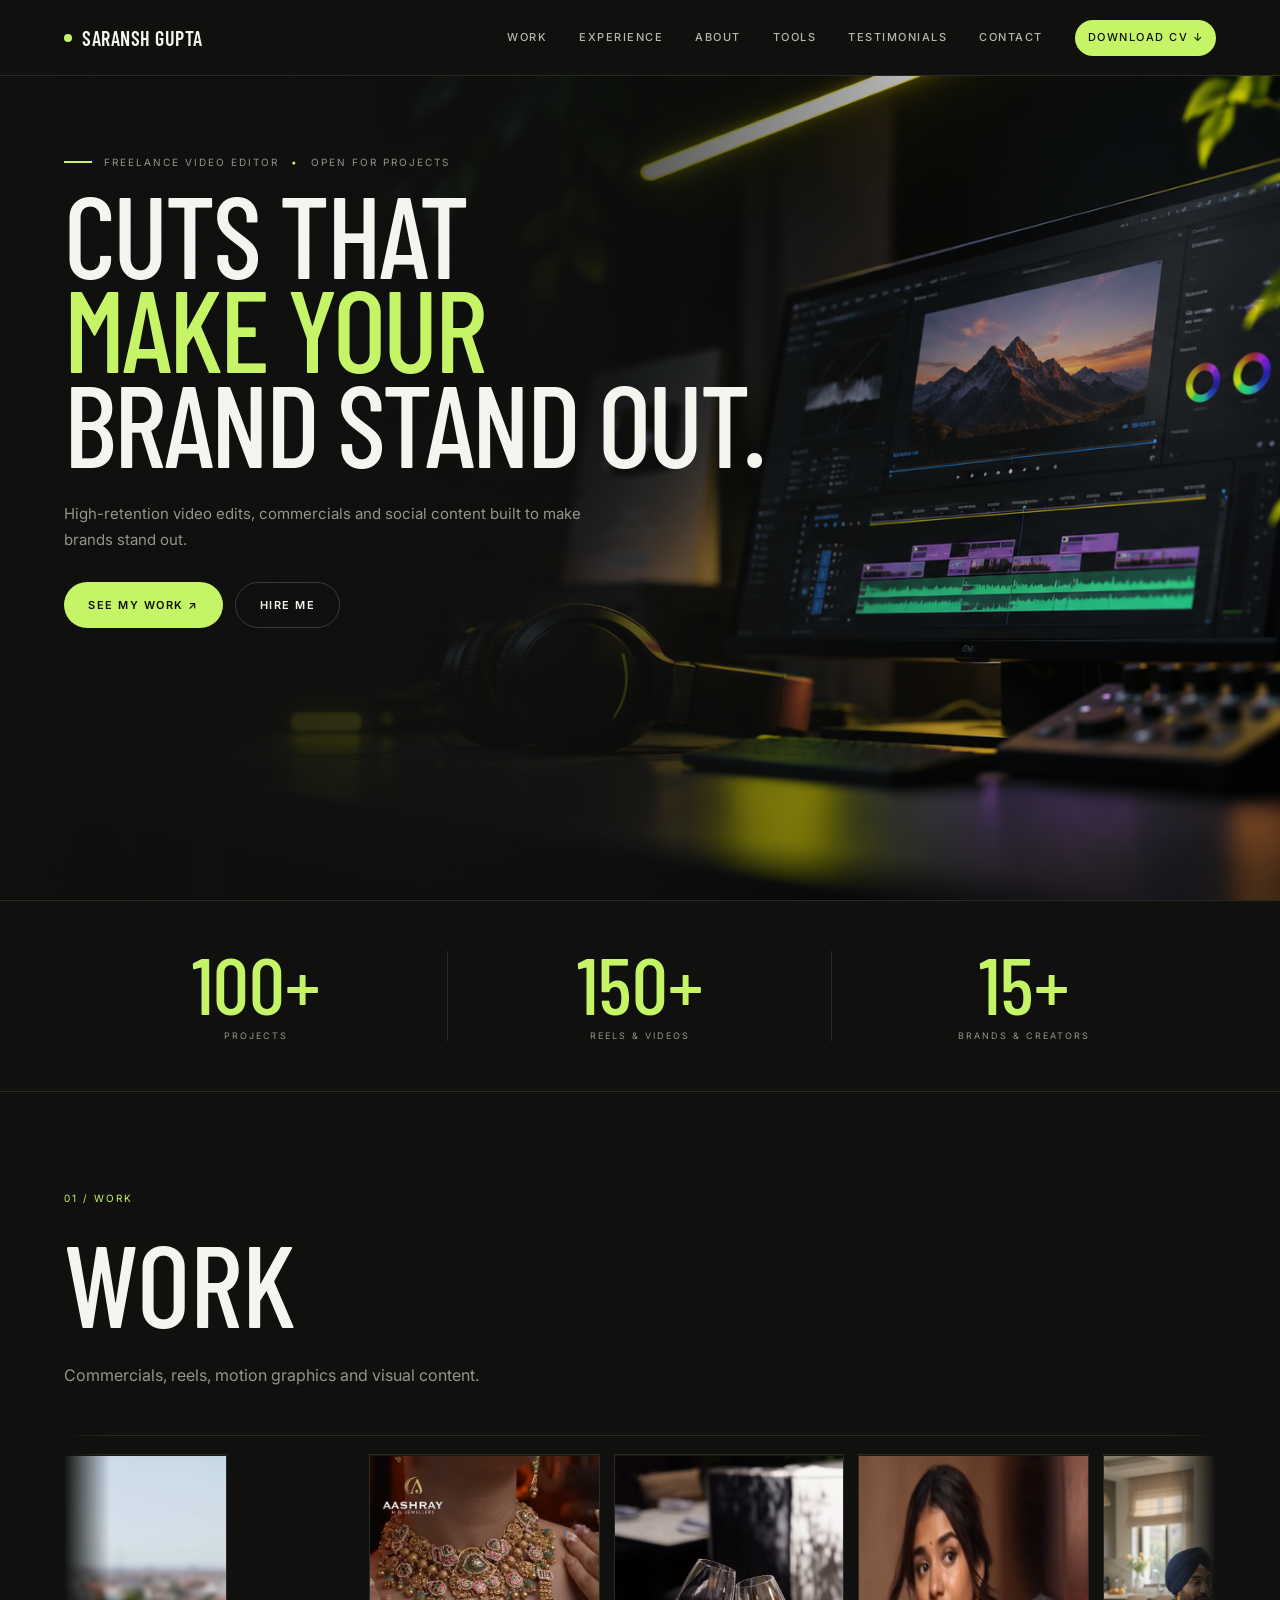
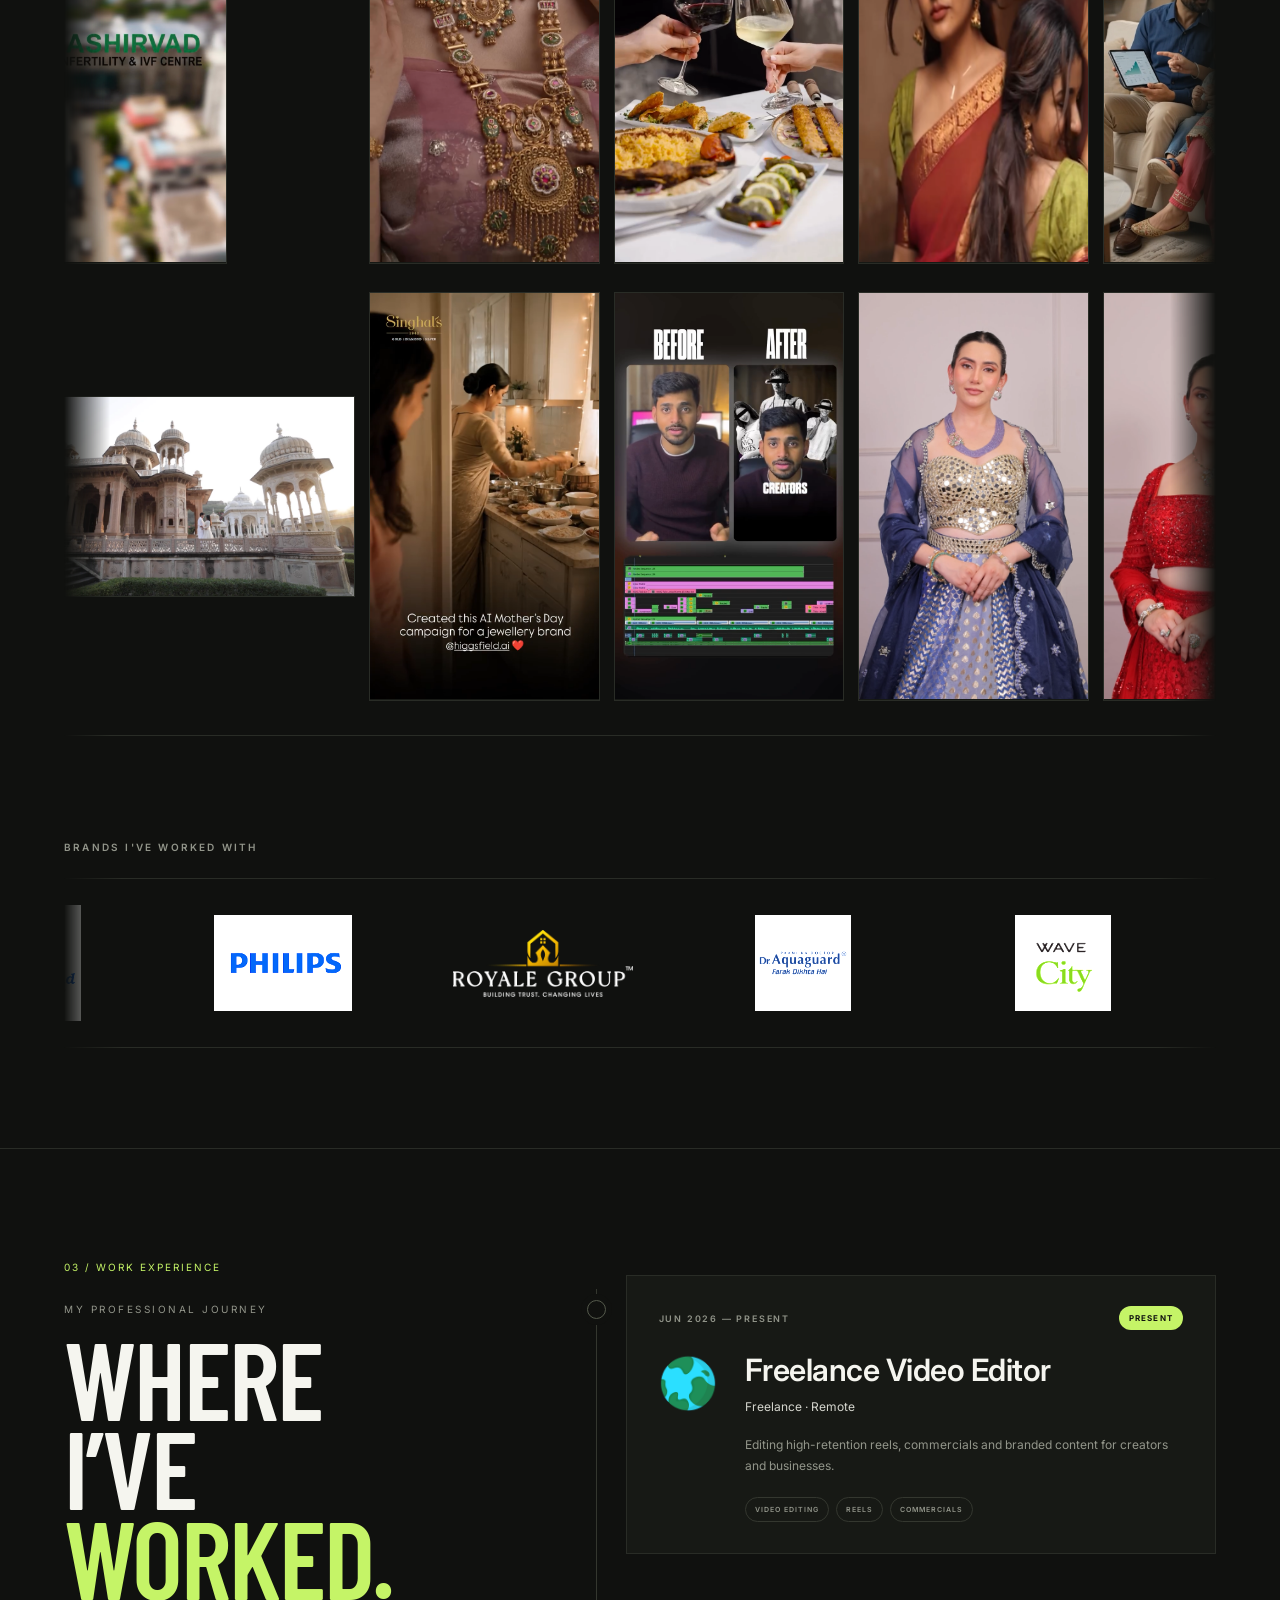
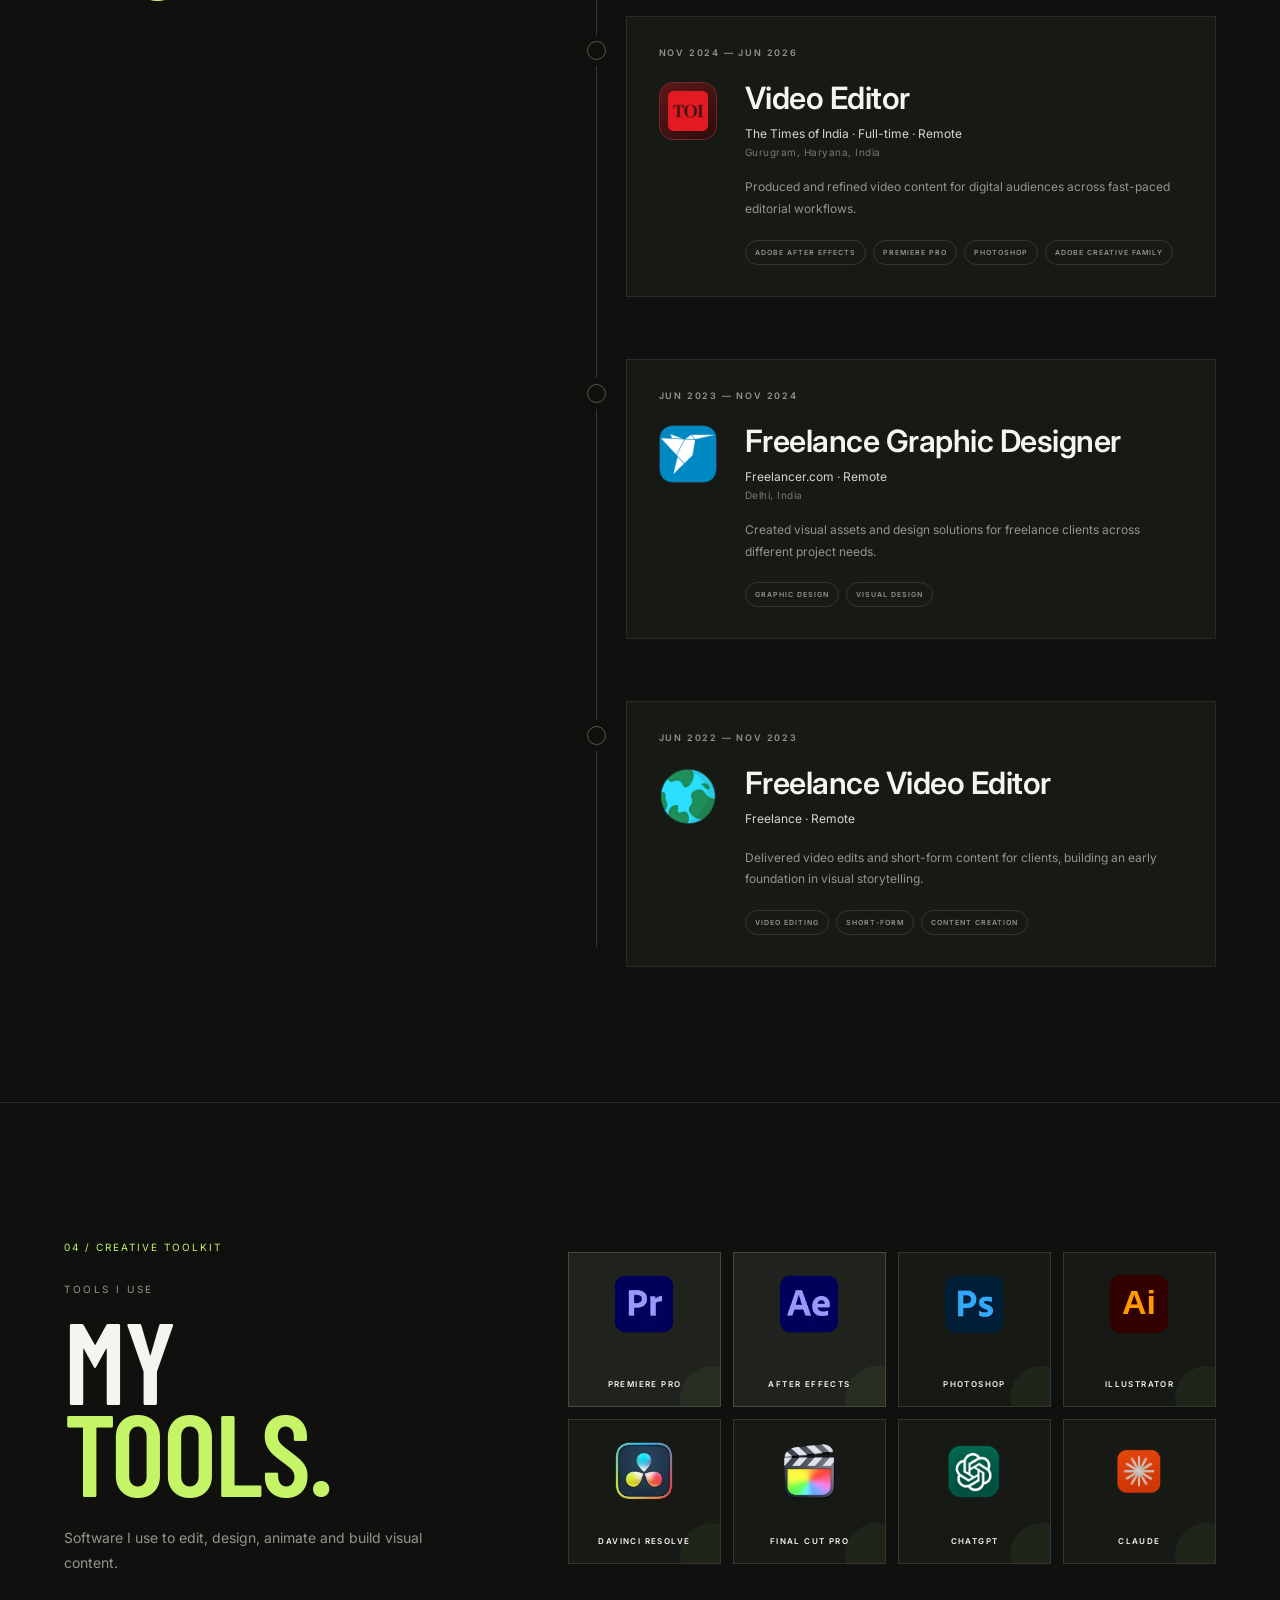
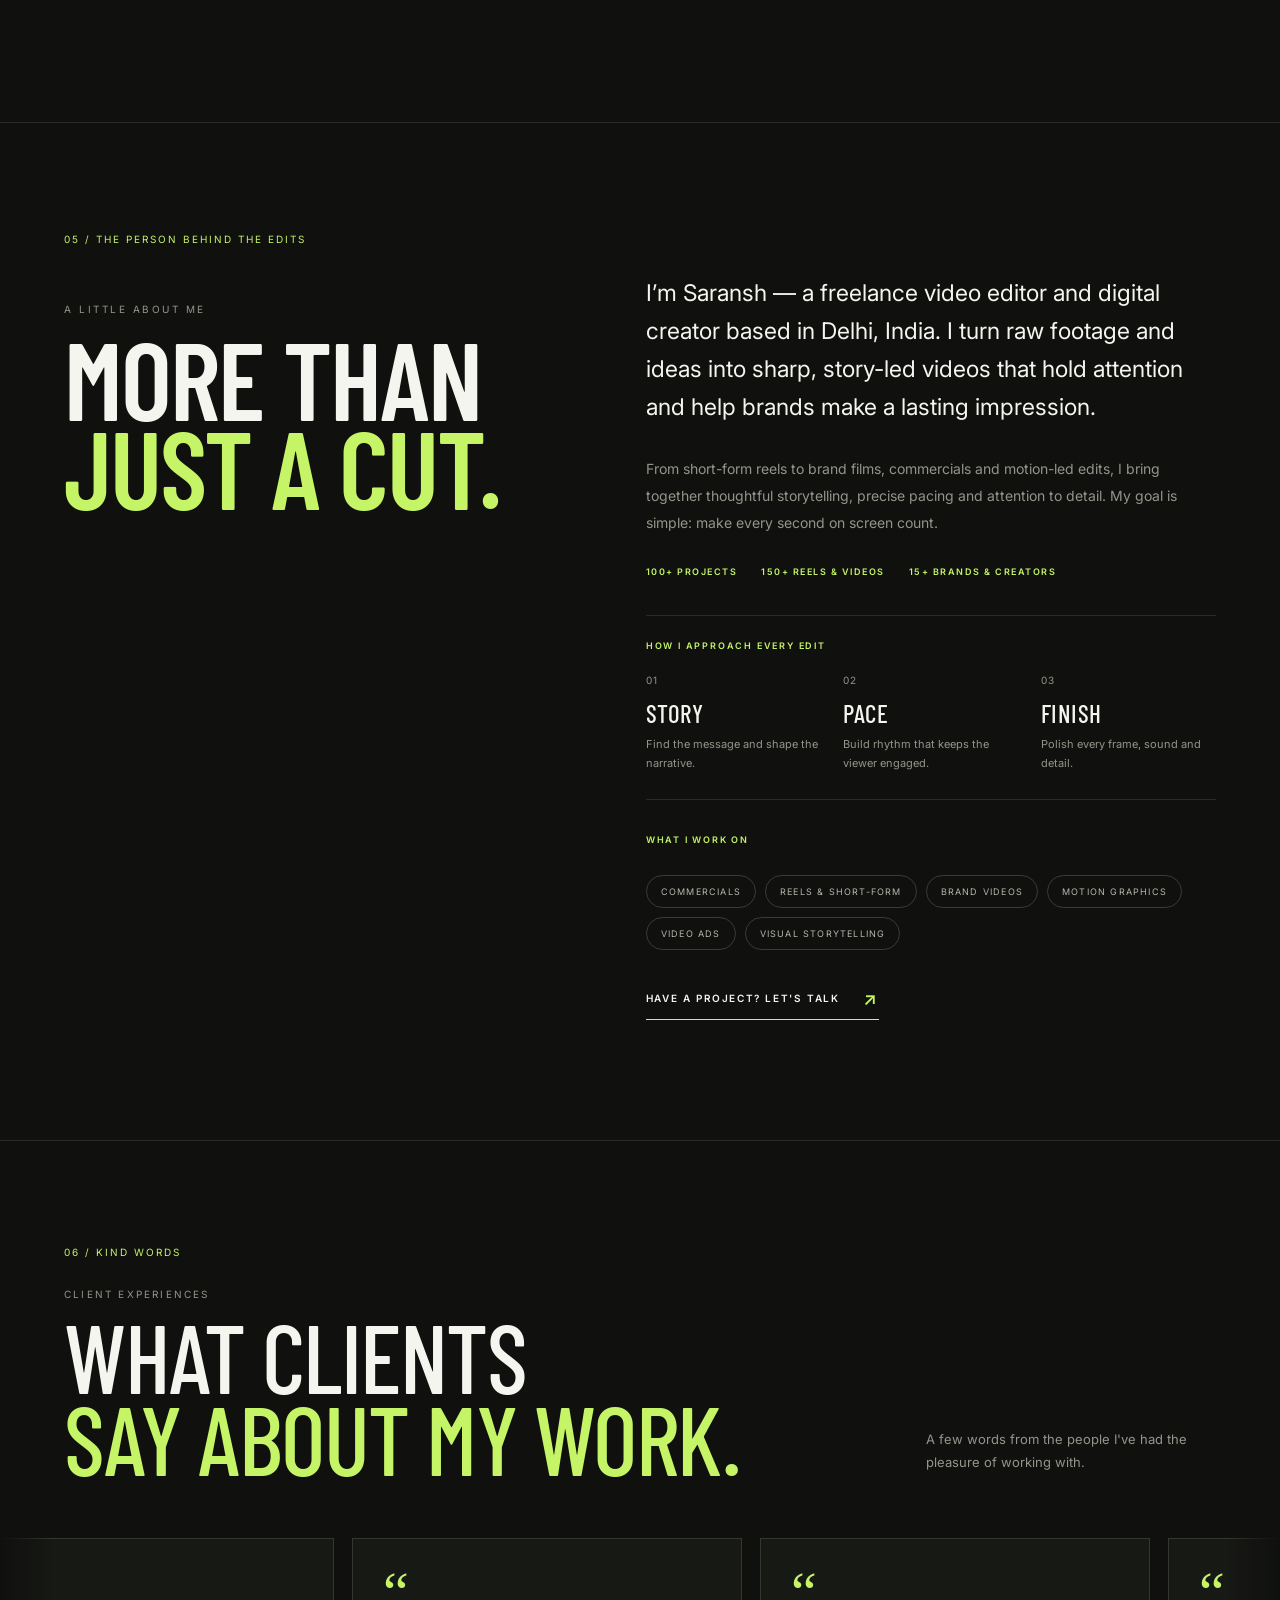
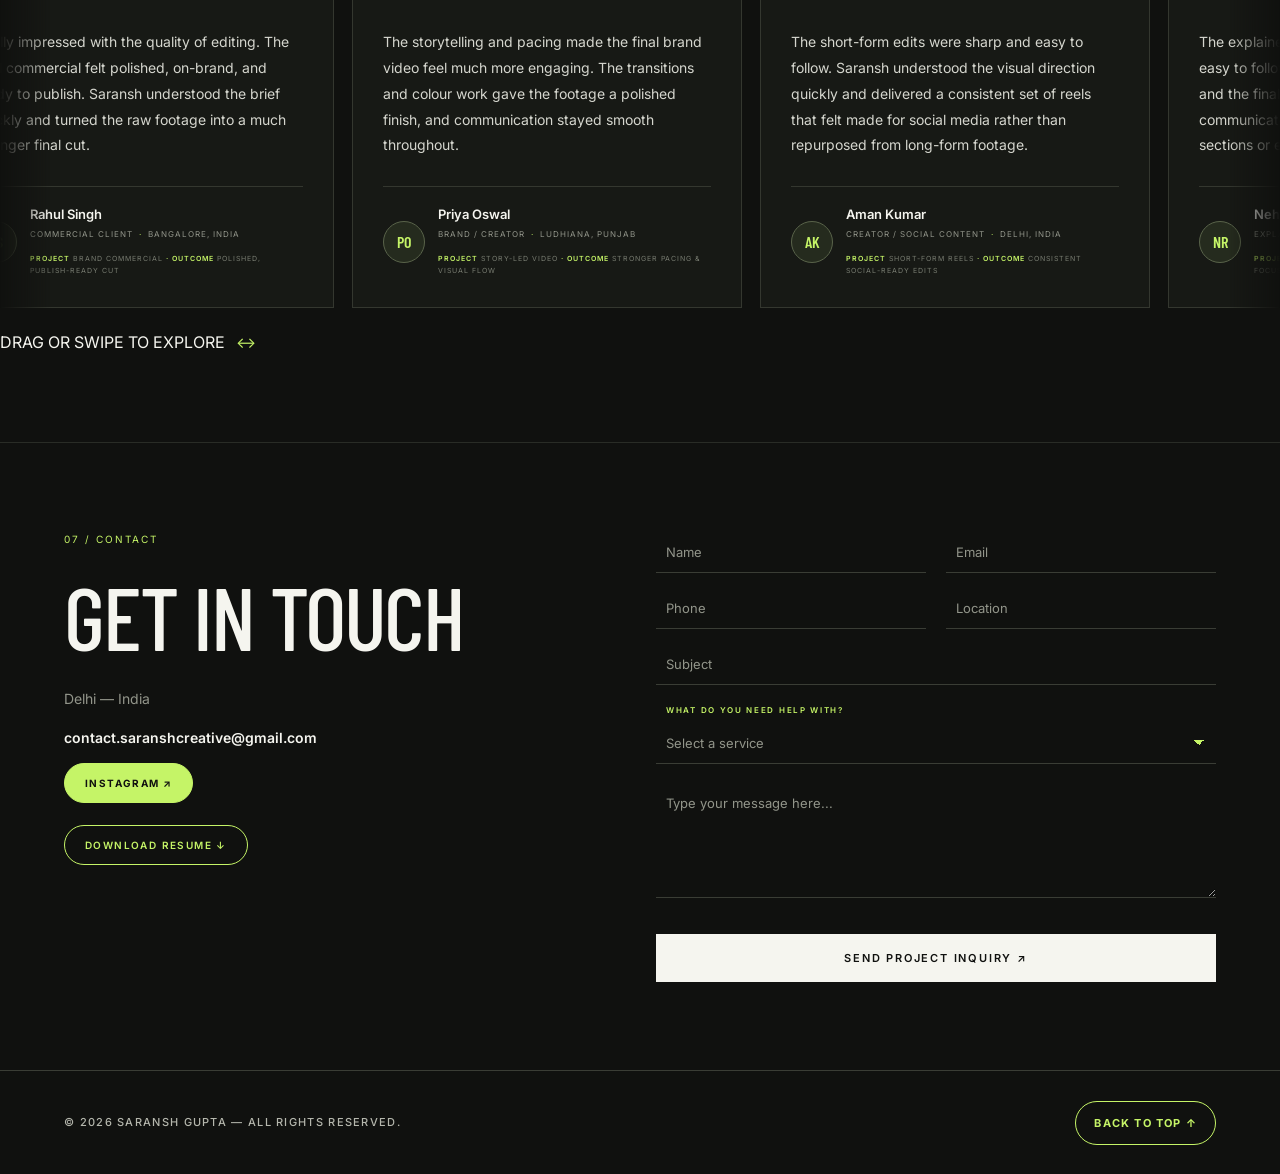
<file: index.html>
<!DOCTYPE html>
<html lang="en">
<head>
    <meta charset="UTF-8">
    <meta name="viewport" content="width=device-width, initial-scale=1.0">

    <title>Saransh Gupta — Freelance Video Editor</title>

    <meta name="description" content="Freelance video editor creating high-retention reels, commercials, brand videos and social content that make brands stand out.">
    <meta name="theme-color" content="#10110F">
    <link rel="canonical" href="https://www.portfoliosaranshgupta.com/">
    <meta property="og:type" content="website">
    <meta property="og:title" content="Saransh Gupta — Freelance Video Editor">
    <meta property="og:description" content="High-retention video edits, commercials and social content built to make brands stand out.">
    <meta property="og:url" content="https://www.portfoliosaranshgupta.com/">
    <meta property="og:image" content="https://www.portfoliosaranshgupta.com/assets/Cinematic_Video_Editing_Hero_Scene_no_text.png">
    <meta property="og:image:alt" content="Cinematic video editing workspace">
    <meta name="twitter:card" content="summary_large_image">
    <meta name="twitter:title" content="Saransh Gupta — Freelance Video Editor">
    <meta name="twitter:description" content="High-retention video edits, commercials and social content built to make brands stand out.">
    <meta name="twitter:image" content="https://www.portfoliosaranshgupta.com/assets/Cinematic_Video_Editing_Hero_Scene_no_text.png">
    <link rel="icon" href="assets/6818233.png" type="image/png">

    <link rel="preconnect" href="https://fonts.googleapis.com">
    <link rel="preconnect" href="https://fonts.gstatic.com" crossorigin>
    <link href="https://fonts.googleapis.com/css2?family=Barlow+Condensed:wght@400;500;600&family=Inter:wght@400;500;600&display=swap" rel="stylesheet">

    <link rel="stylesheet" href="style.css">
</head>

<body id="top">

<header class="navbar">
    <a href="#" class="logo">
        <span class="dot"></span>
        SARANSH GUPTA
    </a>

    <button class="menu-toggle" type="button" aria-label="Open navigation menu" aria-expanded="false" aria-controls="site-nav">
        <span></span>
        <span></span>
        <span></span>
    </button>

    <nav id="site-nav" class="site-nav">
        <a href="#work">WORK</a>
        <a href="#experience">EXPERIENCE</a>
        <a href="#about">ABOUT</a>
        <a href="#tools">TOOLS</a>
        <a href="#testimonials">TESTIMONIALS</a>
        <a href="#contact">CONTACT</a>
        <a href="assets/resume.pdf" class="resume-nav" download>DOWNLOAD CV ↓</a>
    </nav>
</header>

<main>

<section class="hero">
    <div class="hero-content">
        <div class="eyebrow">
            <span></span>
            FREELANCE VIDEO EDITOR
            <span class="separator">•</span>
            OPEN FOR PROJECTS
        </div>

        <h1>
            CUTS THAT<br>
            <em>MAKE YOUR</em><br>
            BRAND STAND OUT.
        </h1>

        <p class="intro">
            High-retention video edits, commercials and social content
            built to make brands stand out.
        </p>

        <div class="buttons">
            <a href="#work" class="primary-btn">SEE MY WORK ↗</a>
            <a href="#contact" class="secondary-btn">HIRE ME</a>
        </div>
    </div>

    <div class="hero-image">
        <img src="assets/Cinematic_Video_Editing_Hero_Scene_no_text.png" alt="Cinematic video editing workspace" fetchpriority="high">
    </div>
</section>

<section class="stats">
    <div class="stat" aria-label="100 plus projects">
        <strong><span class="stat-number" data-target="100" aria-hidden="true">100</span><span>+</span></strong>
        <small>PROJECTS</small>
    </div>
    <div class="stat" aria-label="150 plus reels and videos">
        <strong><span class="stat-number" data-target="150" aria-hidden="true">150</span><span>+</span></strong>
        <small>REELS & VIDEOS</small>
    </div>
    <div class="stat" aria-label="15 plus brands and creators">
        <strong><span class="stat-number" data-target="15" aria-hidden="true">15</span><span>+</span></strong>
        <small>BRANDS & CREATORS</small>
    </div>
</section>

<section id="work" class="simple-section">
    <div class="section-label">01 / WORK</div>
    <h2>WORK</h2>
    <p>
        Commercials, reels, motion graphics and visual content.
    </p>

    <div class="work-video-marquee" aria-label="Selected video work">
        <div class="work-video-track">
            <div class="work-masonry-set">
                <a class="work-video-card work-video-card-short" href="https://youtube.com/shorts/SN8GkLOcNqE" target="_blank" rel="noopener noreferrer" aria-label="Watch selected video">
                    <img src="assets/Ashirvad IVF VARANASI.png" alt="Selected video work" loading="lazy" onerror="this.onerror=null;this.src='https://i.ytimg.com/vi/SN8GkLOcNqE/hqdefault.jpg';">
                    <span class="work-play">↗</span>
                </a>

                <a class="work-video-card work-video-card-tall" href="https://youtube.com/shorts/yiR6N6v5tMk" target="_blank" rel="noopener noreferrer" aria-label="Watch cinematic jewellery ad">
                    <img src="assets/Cinematic Jewellery AD.png" alt="Cinematic jewellery ad work" loading="lazy">
                    <span class="work-play">↗</span>
                </a>
                <a class="work-video-card work-video-card-tall" href="https://youtube.com/shorts/QnfGkstew4s" target="_blank" rel="noopener noreferrer" aria-label="Watch selected video">
                    <img src="assets/New restaurant final.png" alt="Selected video work" loading="lazy" onerror="this.onerror=null;this.src='https://i.ytimg.com/vi/QnfGkstew4s/hqdefault.jpg';">
                    <span class="work-play">↗</span>
                </a>
                <a class="work-video-card work-video-card-short" href="https://youtube.com/shorts/L6WFBVJFXjU" target="_blank" rel="noopener noreferrer" aria-label="Watch selected video">
                    <img src="assets/ReeL.png" alt="Selected video work" loading="lazy" onerror="this.onerror=null;this.src='https://i.ytimg.com/vi/L6WFBVJFXjU/hqdefault.jpg';">
                    <span class="work-play">↗</span>
                </a>
                <a class="work-video-card work-video-card-tall" href="https://youtube.com/shorts/dsxyXOXqdxQ" target="_blank" rel="noopener noreferrer" aria-label="Watch selected video">
                    <img src="assets/ai.png" alt="Selected video work" loading="lazy" onerror="this.onerror=null;this.src='https://i.ytimg.com/vi/dsxyXOXqdxQ/hqdefault.jpg';">
                    <span class="work-play">↗</span>
                </a>
                <a class="work-video-card work-video-card-landscape" href="https://vimeo.com/1245486639" target="_blank" rel="noopener noreferrer" aria-label="Watch pre-wedding video on Vimeo">
                    <img src="assets/PREWEDDING.png" alt="Pre-wedding video work" loading="lazy">
                    <span class="work-play">↗</span>
                </a>
                <a class="work-video-card work-video-card-tall" href="https://youtube.com/shorts/1E5f1k31eZc" target="_blank" rel="noopener noreferrer" aria-label="Watch AI campaign for jewellery brand video">
                    <img src="assets/AI Campaign for Jewellery Brand.png" alt="AI campaign for jewellery brand video work" loading="lazy">
                    <span class="work-play">↗</span>
                </a>
                <a class="work-video-card work-video-card-tall" href="https://youtube.com/shorts/4Rk9aN6pnpI" target="_blank" rel="noopener noreferrer" aria-label="Watch talking head editing video">
                    <img src="assets/talking head editing.png" alt="Talking head editing video work" loading="lazy">
                    <span class="work-play">↗</span>
                </a>
                <a class="work-video-card work-video-card-tall" href="https://youtube.com/shorts/PqGZxlUOOaE" target="_blank" rel="noopener noreferrer" aria-label="Watch cinematic speed ramp edit">
                    <img src="assets/Cinematic Speed Ramp Edit.png" alt="Cinematic speed ramp edit work" loading="lazy">
                    <span class="work-play">↗</span>
                </a>
                <a class="work-video-card work-video-card-tall" href="https://youtube.com/shorts/xVn6d5S9XJE" target="_blank" rel="noopener noreferrer" aria-label="Watch cinematic speed ramp edit 2">
                    <img src="assets/Cinematic Speed Ramp Edit 2.png" alt="Cinematic speed ramp edit 2 work" loading="lazy">
                    <span class="work-play">↗</span>
                </a>

                            <a class="work-video-card work-video-card-tall" href="https://youtube.com/shorts/fIykk2agd48" target="_blank" rel="noopener noreferrer" aria-label="Watch 3D explainer video">
                    <img src="assets/3d Explainer video.png" alt="3D explainer video work" loading="lazy" onerror="this.onerror=null;this.src='https://i.ytimg.com/vi/fIykk2agd48/hqdefault.jpg';">
                    <span class="work-play">↗</span>
                </a>
            </div>
        </div>
    </div>

    <div class="brands-strip">
        <div class="brands-heading">BRANDS I'VE WORKED WITH</div>
        <div class="brands-marquee" aria-label="Brands I've worked with">
            <div class="brands-track">
            <div class="brand-logo brand-logo-up-tourism"><img src="assets/UTTRAKHAND TOURISM.png" alt="Uttarakhand Tourism" loading="lazy"></div>
            <div class="brand-logo brand-logo-philips"><img src="assets/philips.png" alt="Philips" loading="lazy"></div>
            <div class="brand-logo"><img src="assets/ROYALE GROUP.png" alt="Royale Group" loading="lazy"></div>
            <div class="brand-logo"><img src="assets/AQUAGUARD.png" alt="Aquaguard" loading="lazy"></div>
            <div class="brand-logo"><img src="assets/WAVE CITY.png" alt="Wavecity" loading="lazy"></div>
            <div class="brand-logo"><img src="assets/ENTREPRENEUR.png" alt="Entrepreneur India" loading="lazy"></div>
            <div class="brand-logo"><img src="assets/YOURS FRESHLY.png" alt="Yours Freshly" loading="lazy"></div>
            <div class="brand-logo"><img src="assets/OLIVE.png" alt="Olive Bar & Kitchen" loading="lazy"></div>
            <div class="brand-logo"><img src="assets/UTTARPARDESH TOURISM.png" alt="Uttar Pradesh Tourism" loading="lazy"></div>
            <div class="brand-logo"><img src="assets/LALA PURSHOTTAM DAS JEWELLERS.png" alt="Lala Purshottam Das Jewellers" loading="lazy"></div>
            <div class="brand-logo brand-logo-ashirvad"><img src="assets/ashirvad.png" alt="Ashirvad Multi Speciality Hospital" loading="lazy"></div>
            <div class="brand-logo" aria-hidden="true"><img src="assets/UTTRAKHAND TOURISM.png" alt="" loading="lazy"></div>
            <div class="brand-logo" aria-hidden="true"><img src="assets/philips.png" alt="" loading="lazy"></div>
            <div class="brand-logo" aria-hidden="true"><img src="assets/ROYALE GROUP.png" alt="" loading="lazy"></div>
            <div class="brand-logo" aria-hidden="true"><img src="assets/AQUAGUARD.png" alt="" loading="lazy"></div>
            <div class="brand-logo" aria-hidden="true"><img src="assets/WAVE CITY.png" alt="" loading="lazy"></div>
            <div class="brand-logo" aria-hidden="true"><img src="assets/ENTREPRENEUR.png" alt="" loading="lazy"></div>
            <div class="brand-logo" aria-hidden="true"><img src="assets/YOURS FRESHLY.png" alt="" loading="lazy"></div>
            <div class="brand-logo" aria-hidden="true"><img src="assets/OLIVE.png" alt="" loading="lazy"></div>
            <div class="brand-logo" aria-hidden="true"><img src="assets/UTTARPARDESH TOURISM.png" alt="" loading="lazy"></div>
            <div class="brand-logo" aria-hidden="true"><img src="assets/LALA PURSHOTTAM DAS JEWELLERS.png" alt="" loading="lazy"></div>
            <div class="brand-logo" aria-hidden="true"><img src="assets/ashirvad.png" alt="" loading="lazy"></div>
            </div>
        </div>
    </div>
</section>


<section id="experience" class="experience-section">
    <div class="experience-heading">
        <div class="section-label">03 / WORK EXPERIENCE</div>
        <p class="experience-kicker">MY PROFESSIONAL JOURNEY</p>
        <h2>WHERE I’VE<br><em>WORKED.</em></h2>
    </div>

    <div class="experience-timeline">
        <div class="experience-progress" aria-hidden="true"><span></span></div>

        <article class="experience-item is-current">
            <div class="experience-node" aria-hidden="true"></div>
            <div class="experience-card">
                <div class="experience-meta">
                    <span class="experience-date">JUN 2026 — PRESENT</span>
                    <span class="experience-status">PRESENT</span>
                </div>
                <div class="experience-main">
                    <div class="experience-company-mark freelance-video-mark" aria-hidden="true"><img src="assets/6818233.png" alt=""></div>
                    <div class="experience-details">
                        <h3>Freelance Video Editor</h3>
                        <p class="experience-company">Freelance · Remote</p>
                        <p class="experience-description">Editing high-retention reels, commercials and branded content for creators and businesses.</p>
                        <div class="experience-tags">
                            <span>VIDEO EDITING</span>
                            <span>REELS</span>
                            <span>COMMERCIALS</span>
                        </div>
                    </div>
                </div>
            </div>
        </article>

        <article class="experience-item">
            <div class="experience-node" aria-hidden="true"></div>
            <div class="experience-card">
                <div class="experience-meta">
                    <span class="experience-date">NOV 2024 — JUN 2026</span>
                </div>
                <div class="experience-main">
                    <div class="experience-company-mark toi-mark"><img src="assets/toi new.png" alt="The Times of India"></div>
                    <div class="experience-details">
                        <h3>Video Editor</h3>
                        <p class="experience-company">The Times of India · Full-time · Remote</p>
                        <p class="experience-location">Gurugram, Haryana, India</p>
                        <p class="experience-description">Produced and refined video content for digital audiences across fast-paced editorial workflows.</p>
                        <div class="experience-tags">
                            <span>ADOBE AFTER EFFECTS</span>
                            <span>PREMIERE PRO</span>
                            <span>PHOTOSHOP</span>
                            <span>ADOBE CREATIVE FAMILY</span>
                        </div>
                    </div>
                </div>
            </div>
        </article>

        <article class="experience-item">
            <div class="experience-node" aria-hidden="true"></div>
            <div class="experience-card">
                <div class="experience-meta">
                    <span class="experience-date">JUN 2023 — NOV 2024</span>
                </div>
                <div class="experience-main">
                    <div class="experience-company-mark freelancer-mark"><img src="/assets/freelance.png" alt="Freelancer.com"></div>
                    <div class="experience-details">
                        <h3>Freelance Graphic Designer</h3>
                        <p class="experience-company">Freelancer.com · Remote</p>
                        <p class="experience-location">Delhi, India</p>
                        <p class="experience-description">Created visual assets and design solutions for freelance clients across different project needs.</p>
                        <div class="experience-tags">
                            <span>GRAPHIC DESIGN</span>
                            <span>VISUAL DESIGN</span>
                        </div>
                    </div>
                </div>
            </div>
        </article>

        <article class="experience-item">
            <div class="experience-node" aria-hidden="true"></div>
            <div class="experience-card">
                <div class="experience-meta">
                    <span class="experience-date">JUN 2022 — NOV 2023</span>
                </div>
                <div class="experience-main">
                    <div class="experience-company-mark freelance-video-mark" aria-hidden="true"><img src="assets/6818233.png" alt=""></div>
                    <div class="experience-details">
                        <h3>Freelance Video Editor</h3>
                        <p class="experience-company">Freelance · Remote</p>
                        <p class="experience-description">Delivered video edits and short-form content for clients, building an early foundation in visual storytelling.</p>
                        <div class="experience-tags">
                            <span>VIDEO EDITING</span>
                            <span>SHORT-FORM</span>
                            <span>CONTENT CREATION</span>
                        </div>
                    </div>
                </div>
            </div>
        </article>
    </div>
</section>



<section id="tools" class="tools-section">
    <div class="tools-copy">
        <div class="section-label">04 / CREATIVE TOOLKIT</div>
        <p class="tools-kicker">TOOLS I USE</p>
        <h2>MY<br><em>TOOLS.</em></h2>
        <p>Software I use to edit, design, animate and build visual content.</p>
    </div>

    <div class="tools-wall" aria-label="Creative software tools">
        <div class="tool-card tool-card-featured">
            <img src="assets/premierepro.webp" alt="Adobe Premiere Pro">
            <span>PREMIERE PRO</span>
        </div>
        <div class="tool-card tool-card-featured">
            <img src="assets/after-effects.webp" alt="Adobe After Effects">
            <span>AFTER EFFECTS</span>
        </div>
        <div class="tool-card">
            <img src="assets/photoshop.webp" alt="Adobe Photoshop">
            <span>PHOTOSHOP</span>
        </div>
        <div class="tool-card">
            <img src="assets/illustrator.svg" alt="Adobe Illustrator">
            <span>ILLUSTRATOR</span>
        </div>
        <div class="tool-card">
            <img src="assets/davinci-resolve.webp" alt="DaVinci Resolve">
            <span>DAVINCI RESOLVE</span>
        </div>
        <div class="tool-card">
            <img src="assets/FINAL CUT PRO.png" alt="Final Cut Pro">
            <span>FINAL CUT PRO</span>
        </div>
        <div class="tool-card">
            <img src="assets/chatgpt.png" alt="ChatGPT">
            <span>CHATGPT</span>
        </div>
        <div class="tool-card">
            <img src="assets/claude.png" alt="Claude">
            <span>CLAUDE</span>
        </div>
    </div>
</section>

<section id="about" class="about-section">
    <div class="about-heading">
        <div class="section-label">05 / THE PERSON BEHIND THE EDITS</div>
        <p class="about-kicker">A LITTLE ABOUT ME</p>
        <h2>MORE THAN<br><em>JUST A CUT.</em></h2>
    </div>

    <div class="about-content">
        <p class="about-lead">
            I’m Saransh — a freelance video editor and digital creator based in
            Delhi, India. I turn raw footage and ideas into sharp, story-led videos
            that hold attention and help brands make a lasting impression.
        </p>

        <p>
            From short-form reels to brand films, commercials and motion-led edits,
            I bring together thoughtful storytelling, precise pacing and attention
            to detail. My goal is simple: make every second on screen count.
        </p>


        <div class="about-proof" aria-label="Portfolio experience statistics">
            <span>100+ PROJECTS</span>
            <span>150+ REELS &amp; VIDEOS</span>
            <span>15+ BRANDS &amp; CREATORS</span>
        </div>

        <div class="about-approach">
            <div class="about-approach-heading">HOW I APPROACH EVERY EDIT</div>
            <div class="approach-steps">
                <div class="approach-step">
                    <span>01</span>
                    <h3>STORY</h3>
                    <p>Find the message and shape the narrative.</p>
                </div>
                <div class="approach-step">
                    <span>02</span>
                    <h3>PACE</h3>
                    <p>Build rhythm that keeps the viewer engaged.</p>
                </div>
                <div class="approach-step">
                    <span>03</span>
                    <h3>FINISH</h3>
                    <p>Polish every frame, sound and detail.</p>
                </div>
            </div>
        </div>

        <div class="about-specialties-label">WHAT I WORK ON</div>
        <div class="about-tags">
            <span>COMMERCIALS</span>
            <span>REELS & SHORT-FORM</span>
            <span>BRAND VIDEOS</span>
            <span>MOTION GRAPHICS</span>
            <span>VIDEO ADS</span>
            <span>VISUAL STORYTELLING</span>
        </div>

        <a href="#contact" class="about-cta">HAVE A PROJECT? LET'S TALK <span>↗</span></a>
    </div>
</section>


<section id="testimonials" class="testimonials-section">
    <div class="testimonials-header">
        <div>
            <div class="section-label">06 / KIND WORDS</div>
            <p class="testimonials-kicker">CLIENT EXPERIENCES</p>
            <h2>WHAT CLIENTS<br><em>SAY ABOUT MY WORK.</em></h2>
        </div>
        <p class="testimonials-intro">A few words from the people I've had the pleasure of working with.</p>
    </div>

    <div class="testimonials-marquee" aria-label="Client testimonials">
        <div class="testimonials-track">
            <article class="testimonial-card">
                <div class="testimonial-quote-mark">“</div>
                <p class="testimonial-copy">Really impressed with the quality of editing. The final commercial felt polished, on-brand, and ready to publish. Saransh understood the brief quickly and turned the raw footage into a much stronger final cut.</p>
                <div class="testimonial-client">
                    <div class="testimonial-avatar" aria-hidden="true">RS</div>
                    <div><h3>Rahul Singh</h3><p>COMMERCIAL CLIENT <span>·</span> BANGALORE, INDIA</p><div class="testimonial-project"><span>PROJECT</span> BRAND COMMERCIAL <span>·</span> <span>OUTCOME</span> POLISHED, PUBLISH-READY CUT</div></div>
                </div>
            </article>
            <article class="testimonial-card">
                <div class="testimonial-quote-mark">“</div>
                <p class="testimonial-copy">The storytelling and pacing made the final brand video feel much more engaging. The transitions and colour work gave the footage a polished finish, and communication stayed smooth throughout.</p>
                <div class="testimonial-client">
                    <div class="testimonial-avatar" aria-hidden="true">PO</div>
                    <div><h3>Priya Oswal</h3><p>BRAND / CREATOR <span>·</span> LUDHIANA, PUNJAB</p><div class="testimonial-project"><span>PROJECT</span> STORY-LED VIDEO <span>·</span> <span>OUTCOME</span> STRONGER PACING & VISUAL FLOW</div></div>
                </div>
            </article>
            <article class="testimonial-card">
                <div class="testimonial-quote-mark">“</div>
                <p class="testimonial-copy">The short-form edits were sharp and easy to follow. Saransh understood the visual direction quickly and delivered a consistent set of reels that felt made for social media rather than repurposed from long-form footage.</p>
                <div class="testimonial-client">
                    <div class="testimonial-avatar" aria-hidden="true">AK</div>
                    <div><h3>Aman Kumar</h3><p>CREATOR / SOCIAL CONTENT <span>·</span> DELHI, INDIA</p><div class="testimonial-project"><span>PROJECT</span> SHORT-FORM REELS <span>·</span> <span>OUTCOME</span> CONSISTENT SOCIAL-READY EDITS</div></div>
                </div>
            </article>
            <article class="testimonial-card">
                <div class="testimonial-quote-mark">“</div>
                <p class="testimonial-copy">The explainer edit was clear, well-paced, and easy to follow. Revisions were handled quickly, and the final version gave us a cleaner way to communicate the idea without unnecessary sections or effects.</p>
                <div class="testimonial-client">
                    <div class="testimonial-avatar" aria-hidden="true">NR</div>
                    <div><h3>Neha Rajput</h3><p>EXPLAINER CLIENT <span>·</span> VARANASI, UTTAR PRADESH</p><div class="testimonial-project"><span>PROJECT</span> EXPLAINER VIDEO <span>·</span> <span>OUTCOME</span> CLEARER, MORE FOCUSED DELIVERY</div></div>
                </div>
            </article>
            <article class="testimonial-card">
                <div class="testimonial-quote-mark">“</div>
                <p class="testimonial-copy">From the first discussion to final delivery, the process was organised and straightforward. The creative direction helped turn a basic video brief into a more polished piece, and the final output was ready to use across our digital channels.</p>
                <div class="testimonial-client">
                    <div class="testimonial-avatar" aria-hidden="true">VG</div>
                    <div><h3>Vikram Gupta</h3><p>BRAND / CREATOR <span>·</span> DELHI, INDIA</p><div class="testimonial-project"><span>PROJECT</span> DIGITAL VIDEO <span>·</span> <span>OUTCOME</span> POLISHED FINAL DELIVERY</div></div>
                </div>
            </article>
            <article class="testimonial-card" aria-hidden="true">
                <div class="testimonial-quote-mark">“</div>
                <p class="testimonial-copy">Really impressed with the quality of editing. The final commercial felt polished, on-brand, and ready to publish. Saransh understood the brief quickly and turned the raw footage into a much stronger final cut.</p>
                <div class="testimonial-client"><div class="testimonial-avatar">RS</div><div><h3>Rahul Singh</h3><p>COMMERCIAL CLIENT <span>·</span> BANGALORE, INDIA</p><div class="testimonial-project"><span>PROJECT</span> BRAND COMMERCIAL <span>·</span> <span>OUTCOME</span> POLISHED, PUBLISH-READY CUT</div></div></div>
            </article>
            <article class="testimonial-card" aria-hidden="true">
                <div class="testimonial-quote-mark">“</div>
                <p class="testimonial-copy">The storytelling and pacing made the final brand video feel much more engaging. The transitions and colour work gave the footage a polished finish, and communication stayed smooth throughout.</p>
                <div class="testimonial-client"><div class="testimonial-avatar">PO</div><div><h3>Priya Oswal</h3><p>BRAND / CREATOR <span>·</span> LUDHIANA, PUNJAB</p><div class="testimonial-project"><span>PROJECT</span> STORY-LED VIDEO <span>·</span> <span>OUTCOME</span> STRONGER PACING & VISUAL FLOW</div></div></div>
            </article>
            <article class="testimonial-card" aria-hidden="true">
                <div class="testimonial-quote-mark">“</div>
                <p class="testimonial-copy">The short-form edits were sharp and easy to follow. Saransh understood the visual direction quickly and delivered a consistent set of reels that felt made for social media rather than repurposed from long-form footage.</p>
                <div class="testimonial-client"><div class="testimonial-avatar">AK</div><div><h3>Aman Kumar</h3><p>CREATOR / SOCIAL CONTENT <span>·</span> DELHI, INDIA</p><div class="testimonial-project"><span>PROJECT</span> SHORT-FORM REELS <span>·</span> <span>OUTCOME</span> CONSISTENT SOCIAL-READY EDITS</div></div></div>
            </article>
            <article class="testimonial-card" aria-hidden="true">
                <div class="testimonial-quote-mark">“</div>
                <p class="testimonial-copy">The explainer edit was clear, well-paced, and easy to follow. Revisions were handled quickly, and the final version gave us a cleaner way to communicate the idea without unnecessary sections or effects.</p>
                <div class="testimonial-client"><div class="testimonial-avatar">NR</div><div><h3>Neha Rajput</h3><p>EXPLAINER CLIENT <span>·</span> VARANASI, UTTAR PRADESH</p><div class="testimonial-project"><span>PROJECT</span> EXPLAINER VIDEO <span>·</span> <span>OUTCOME</span> CLEARER, MORE FOCUSED DELIVERY</div></div></div>
            </article>
            <article class="testimonial-card" aria-hidden="true">
                <div class="testimonial-quote-mark">“</div>
                <p class="testimonial-copy">From the first discussion to final delivery, the process was organised and straightforward. The creative direction helped turn a basic video brief into a more polished piece, and the final output was ready to use across our digital channels.</p>
                <div class="testimonial-client"><div class="testimonial-avatar">VG</div><div><h3>Vikram Gupta</h3><p>BRAND / CREATOR <span>·</span> DELHI, INDIA</p><div class="testimonial-project"><span>PROJECT</span> DIGITAL VIDEO <span>·</span> <span>OUTCOME</span> POLISHED FINAL DELIVERY</div></div></div>
            </article>
        </div>
    </div>
    <p class="testimonials-hint">DRAG OR SWIPE TO EXPLORE <span>↔</span></p>
</section>

<section id="contact" class="contact-section">
    <div class="contact-info">
        <div class="section-label">07 / CONTACT</div>

        <h2>GET IN TOUCH</h2>

        <p class="contact-location">Delhi — India</p>

        <a class="contact-email" href="mailto:contact.saranshcreative@gmail.com">
            contact.saranshcreative@gmail.com
        </a>
        <a class="contact-instagram" href="https://www.instagram.com/saransh_mp4/" target="_blank" rel="noopener noreferrer">
            INSTAGRAM ↗
        </a>
        <a class="resume-download" href="assets/resume.pdf" download="Saransh-Gupta-Resume.pdf">
            DOWNLOAD RESUME ↓
        </a>
    </div>

    <form id="contactForm" class="contact-form" action="https://formspree.io/f/mnppyewe" method="POST">
        <div class="form-row">
            <input type="text" id="name" name="name" placeholder="Name" required>
            <input type="email" id="email" name="email" placeholder="Email" required>
        </div>

        <div class="form-row">
            <input type="tel" id="phone" name="phone" placeholder="Phone">
            <input type="text" id="location" name="location" placeholder="Location">
        </div>

        <input type="text" id="subject" name="subject" placeholder="Subject" required>

        <label class="form-field-label" for="service">WHAT DO YOU NEED HELP WITH?</label>
        <select id="service" name="service" required>
            <option value="" selected disabled>Select a service</option>
            <option value="Reels / Short-form">Reels / Short-form</option>
            <option value="YouTube">YouTube</option>
            <option value="Commercial">Commercial</option>
            <option value="Brand video">Brand video</option>
            <option value="Motion graphics">Motion graphics</option>
            <option value="Other">Other</option>
        </select>

        <textarea id="message" name="message" placeholder="Type your message here..." required></textarea>

        <button type="submit">SEND PROJECT INQUIRY ↗</button>
        <p class="form-feedback" id="formFeedback" role="status" aria-live="polite" aria-atomic="true" tabindex="-1" hidden></p>

    </form>
</section>

</main>

<footer class="site-footer">
    <p class="footer-credit">© 2026 SARANSH GUPTA — ALL RIGHTS RESERVED.</p>
    <div class="footer-links">
        <a href="#top" class="back-to-top" aria-label="Back to top">BACK TO TOP ↑</a>
    </div>
</footer>

<script>
    const menuToggle = document.querySelector(".menu-toggle");
    const siteNav = document.querySelector("#site-nav");

    menuToggle.addEventListener("click", () => {
        const isOpen = menuToggle.getAttribute("aria-expanded") === "true";
        menuToggle.setAttribute("aria-expanded", String(!isOpen));
        menuToggle.setAttribute("aria-label", isOpen ? "Open navigation menu" : "Close navigation menu");
        siteNav.classList.toggle("is-open", !isOpen);
    });

    siteNav.querySelectorAll("a").forEach((link) => {
        link.addEventListener("click", () => {
            siteNav.classList.remove("is-open");
            menuToggle.setAttribute("aria-expanded", "false");
            menuToggle.setAttribute("aria-label", "Open navigation menu");
        });
    });

    document.addEventListener("keydown", (event) => {
        if (event.key === "Escape") {
            siteNav.classList.remove("is-open");
            menuToggle.setAttribute("aria-expanded", "false");
            menuToggle.setAttribute("aria-label", "Open navigation menu");
        }
    });

    // Keep the brand strip moving automatically while allowing manual touch/mouse scrolling.
    const brandsMarquee = document.querySelector(".brands-marquee");
    const brandsTrack = document.querySelector(".brands-track");
    if (brandsMarquee && brandsTrack) {
        let isDraggingBrands = false;
        let dragStartX = 0;
        let dragStartScroll = 0;
        let autoScrollPaused = false;
        let resumeTimer;
        let previousFrameTime = 0;
        const scrollSpeed = 110; // pixels per second — faster continuous marquee

        const pauseAutoScroll = () => {
            autoScrollPaused = true;
            window.clearTimeout(resumeTimer);
        };

        const resumeAutoScroll = (delay = 1200) => {
            window.clearTimeout(resumeTimer);
            resumeTimer = window.setTimeout(() => {
                autoScrollPaused = false;
                previousFrameTime = 0;
            }, delay);
        };

        // Use scrollLeft for autoplay so native mobile swipes and autoplay can coexist.
        const animateBrands = (time) => {
            if (!autoScrollPaused && !isDraggingBrands) {
                if (previousFrameTime) {
                    const elapsed = Math.min((time - previousFrameTime) / 1000, 0.05);
                    const halfCount = Math.floor(brandsTrack.children.length / 2);
                    const loopWidth = halfCount > 0
                        ? brandsTrack.children[halfCount].offsetLeft - brandsTrack.children[0].offsetLeft
                        : 0;
                    if (loopWidth > 0) {
                        brandsMarquee.scrollLeft += scrollSpeed * elapsed;
                        if (brandsMarquee.scrollLeft >= loopWidth) {
                            brandsMarquee.scrollLeft -= loopWidth;
                        }
                    }
                }
                previousFrameTime = time;
            } else {
                previousFrameTime = 0;
            }
            requestAnimationFrame(animateBrands);
        };
        requestAnimationFrame(animateBrands);

        brandsMarquee.addEventListener("pointerdown", (event) => {
            pauseAutoScroll();
            if (event.pointerType === "touch") return;
            if (event.pointerType === "mouse" && event.button !== 0) return;

            isDraggingBrands = true;
            dragStartX = event.clientX;
            dragStartScroll = brandsMarquee.scrollLeft;
            brandsMarquee.classList.add("is-dragging");
            brandsMarquee.setPointerCapture(event.pointerId);
        });

        brandsMarquee.addEventListener("pointermove", (event) => {
            if (!isDraggingBrands) return;
            brandsMarquee.scrollLeft = dragStartScroll - (event.clientX - dragStartX);
        });

        const stopBrandInteraction = (event) => {
            if (isDraggingBrands) {
                isDraggingBrands = false;
                brandsMarquee.classList.remove("is-dragging");
            }
            if (!event || event.pointerType === "touch" || event.pointerType === "mouse") {
                resumeAutoScroll();
            }
        };

        brandsMarquee.addEventListener("pointerup", stopBrandInteraction);
        brandsMarquee.addEventListener("pointercancel", stopBrandInteraction);
        brandsMarquee.addEventListener("lostpointercapture", stopBrandInteraction);

        // Also cover browsers that dispatch touch events independently.
        brandsMarquee.addEventListener("touchstart", pauseAutoScroll, { passive: true });
        brandsMarquee.addEventListener("touchend", () => resumeAutoScroll(), { passive: true });
        brandsMarquee.addEventListener("touchcancel", () => resumeAutoScroll(), { passive: true });

        brandsMarquee.addEventListener("wheel", (event) => {
            if (Math.abs(event.deltaY) > Math.abs(event.deltaX)) {
                brandsMarquee.scrollLeft += event.deltaY;
                event.preventDefault();
                pauseAutoScroll();
                resumeAutoScroll();
            }
        }, { passive: false });
    }


    // Auto-scroll testimonials continuously while preserving touch and mouse interaction.
    const testimonialsMarquee = document.querySelector(".testimonials-marquee");
    const testimonialsTrack = document.querySelector(".testimonials-track");
    if (testimonialsMarquee && testimonialsTrack) {
        let testimonialPaused = false;
        let testimonialDragging = false;
        let testimonialDragX = 0;
        let testimonialStartScroll = 0;
        let testimonialResumeTimer;
        let testimonialPreviousTime = 0;
        const testimonialSpeed = 85;

        const pauseTestimonials = () => {
            testimonialPaused = true;
            window.clearTimeout(testimonialResumeTimer);
        };
        const resumeTestimonials = () => {
            window.clearTimeout(testimonialResumeTimer);
            testimonialResumeTimer = window.setTimeout(() => {
                testimonialPaused = false;
                testimonialPreviousTime = 0;
            }, 1400);
        };
        const animateTestimonials = (time) => {
            if (!testimonialPaused && !testimonialDragging) {
                if (testimonialPreviousTime) {
                    const elapsed = Math.min((time - testimonialPreviousTime) / 1000, 0.05);
                    const originalCards = Math.floor(testimonialsTrack.children.length / 2);
                    const loopWidth = originalCards > 0
                        ? testimonialsTrack.children[originalCards].offsetLeft - testimonialsTrack.children[0].offsetLeft
                        : 0;
                    if (loopWidth > 0) {
                        testimonialsMarquee.scrollLeft += testimonialSpeed * elapsed;
                        if (testimonialsMarquee.scrollLeft >= loopWidth) {
                            testimonialsMarquee.scrollLeft -= loopWidth;
                        }
                    }
                }
                testimonialPreviousTime = time;
            } else {
                testimonialPreviousTime = 0;
            }
            requestAnimationFrame(animateTestimonials);
        };
        requestAnimationFrame(animateTestimonials);

        testimonialsMarquee.addEventListener("pointerdown", (event) => {
            pauseTestimonials();
            if (event.pointerType === "touch") return;
            if (event.pointerType === "mouse" && event.button !== 0) return;
            testimonialDragging = true;
            testimonialDragX = event.clientX;
            testimonialStartScroll = testimonialsMarquee.scrollLeft;
            testimonialsMarquee.classList.add("is-dragging");
            testimonialsMarquee.setPointerCapture(event.pointerId);
        });
        testimonialsMarquee.addEventListener("pointermove", (event) => {
            if (testimonialDragging) {
                testimonialsMarquee.scrollLeft = testimonialStartScroll - (event.clientX - testimonialDragX);
            }
        });
        const stopTestimonialDrag = () => {
            if (testimonialDragging) {
                testimonialDragging = false;
                testimonialsMarquee.classList.remove("is-dragging");
            }
            resumeTestimonials();
        };
        testimonialsMarquee.addEventListener("pointerup", stopTestimonialDrag);
        testimonialsMarquee.addEventListener("pointercancel", stopTestimonialDrag);
        testimonialsMarquee.addEventListener("lostpointercapture", stopTestimonialDrag);
        testimonialsMarquee.addEventListener("touchstart", pauseTestimonials, { passive: true });
        testimonialsMarquee.addEventListener("touchend", resumeTestimonials, { passive: true });
        testimonialsMarquee.addEventListener("touchcancel", resumeTestimonials, { passive: true });
        testimonialsMarquee.addEventListener("wheel", (event) => {
            if (Math.abs(event.deltaY) > Math.abs(event.deltaX)) {
                testimonialsMarquee.scrollLeft += event.deltaY;
                event.preventDefault();
                pauseTestimonials();
                resumeTestimonials();
            }
        }, { passive: false });
    }

    // Selected work: same marquee behavior and direction as the Brands section.
    const workMarquee = document.querySelector(".work-video-marquee");
    const workTrack = document.querySelector(".work-video-track");

    if (workMarquee && workTrack) {
        const originalWorkSet = workTrack.querySelector(".work-masonry-set");

        // Keep multiple copies in the track so the native scroll area never reaches
        // its hard end before the loop can wrap. This makes the marquee run forever.
        if (originalWorkSet) {
            let workSets = workTrack.querySelectorAll(".work-masonry-set");
            while (workSets.length < 5) {
                const workClone = originalWorkSet.cloneNode(true);
                workClone.classList.add("work-masonry-clone");
                workTrack.appendChild(workClone);
                workSets = workTrack.querySelectorAll(".work-masonry-set");
            }
        }

        let isDraggingWork = false;
        let dragStartXWork = 0;
        let dragStartScrollWork = 0;
        let workAutoScrollPaused = false;
        let workResumeTimer;
        let previousWorkFrame = 0;
        const workScrollSpeed = 110;

        const pauseWorkAutoScroll = () => {
            workAutoScrollPaused = true;
            window.clearTimeout(workResumeTimer);
        };

        const resumeWorkAutoScroll = (delay = 1200) => {
            window.clearTimeout(workResumeTimer);
            workResumeTimer = window.setTimeout(() => {
                workAutoScrollPaused = false;
                previousWorkFrame = 0;
            }, delay);
        };

        const animateWork = (time) => {
            if (!workAutoScrollPaused && !isDraggingWork) {
                if (previousWorkFrame) {
                    const elapsed = Math.min((time - previousWorkFrame) / 1000, 0.05);
                    const originalSet = workTrack.querySelector(".work-masonry-set");
                    const cloneSet = workTrack.querySelector(".work-masonry-clone");
                    const loopWidth = originalSet && cloneSet
                        ? cloneSet.getBoundingClientRect().left - originalSet.getBoundingClientRect().left
                        : 0;

                    if (loopWidth > 0) {
                        workMarquee.scrollLeft += workScrollSpeed * elapsed;

                        // Wrap back by exactly one project-set width. Using a modulo
                        // fallback prevents the browser's native scroll limit from
                        // ever leaving the marquee parked at the end.
                        if (workMarquee.scrollLeft >= loopWidth) {
                            workMarquee.scrollLeft = workMarquee.scrollLeft % loopWidth;
                        }
                    }
                }
                previousWorkFrame = time;
            } else {
                previousWorkFrame = 0;
            }

            requestAnimationFrame(animateWork);
        };

        requestAnimationFrame(animateWork);

        // Same interaction behavior as Brands: hover pauses autoplay.
        workMarquee.addEventListener("mouseenter", pauseWorkAutoScroll);
        workMarquee.addEventListener("mouseleave", () => resumeWorkAutoScroll());

        // Mouse/touch drag without swallowing normal thumbnail clicks.
        let workPointerDownX = 0;
        let workPointerMoved = false;

        workMarquee.addEventListener("pointerdown", (event) => {
            pauseWorkAutoScroll();

            if (event.pointerType === "mouse" && event.button !== 0) return;

            workPointerDownX = event.clientX;
            workPointerMoved = false;
            isDraggingWork = false;
            dragStartXWork = event.clientX;
            dragStartScrollWork = workMarquee.scrollLeft;
        });

        workMarquee.addEventListener("pointermove", (event) => {
            if (event.pointerType === "mouse" && !(event.buttons & 1)) return;

            if (Math.abs(event.clientX - workPointerDownX) > 6) {
                workPointerMoved = true;
                if (!isDraggingWork) {
                    isDraggingWork = true;
                    workMarquee.classList.add("is-dragging");
                    try { workMarquee.setPointerCapture(event.pointerId); } catch (_) {}
                }
            }

            if (isDraggingWork) {
                workMarquee.scrollLeft = dragStartScrollWork - (event.clientX - dragStartXWork);
            }
        });

        const stopWorkDrag = (event) => {
            if (isDraggingWork) {
                isDraggingWork = false;
                workMarquee.classList.remove("is-dragging");
            }
            resumeWorkAutoScroll();
        };

        workMarquee.addEventListener("pointerup", stopWorkDrag);
        workMarquee.addEventListener("pointercancel", stopWorkDrag);
        workMarquee.addEventListener("lostpointercapture", stopWorkDrag);

        // Prevent navigation only when the user actually dragged the carousel.
        workMarquee.querySelectorAll(".work-video-card").forEach((card) => {
            card.addEventListener("click", (event) => {
                if (workPointerMoved) {
                    event.preventDefault();
                    event.stopPropagation();
                }
            });
        });

        // Mouse wheel controls horizontal scrolling, like Brands.
        workMarquee.addEventListener("wheel", (event) => {
            if (Math.abs(event.deltaY) > Math.abs(event.deltaX)) {
                event.preventDefault();
                pauseWorkAutoScroll();
                workMarquee.scrollLeft += event.deltaY;
                resumeWorkAutoScroll();
            }
        }, { passive: false });

        workMarquee.addEventListener("touchstart", pauseWorkAutoScroll, { passive: true });
        workMarquee.addEventListener("touchend", () => resumeWorkAutoScroll(), { passive: true });
        workMarquee.addEventListener("touchcancel", () => resumeWorkAutoScroll(), { passive: true });
    }

    // Count the portfolio statistics up once when the stats section enters view.
    const statsSection = document.querySelector(".stats");
    const statNumbers = document.querySelectorAll(".stat-number");
    const prefersReducedMotion = window.matchMedia("(prefers-reduced-motion: reduce)").matches;

    if (statsSection && statNumbers.length && !prefersReducedMotion) {
        const runCountUp = (element) => {
            const target = Number(element.dataset.target);
            const duration = 1600;
            const startTime = performance.now();

            const updateCount = (currentTime) => {
                const progress = Math.min((currentTime - startTime) / duration, 1);
                const easedProgress = 1 - Math.pow(1 - progress, 4);
                element.textContent = Math.round(target * easedProgress);

                if (progress < 1) {
                    requestAnimationFrame(updateCount);
                } else {
                    element.textContent = target;
                }
            };

            element.textContent = "0";
            requestAnimationFrame(updateCount);
        };

        const statsObserver = new IntersectionObserver((entries, observer) => {
            entries.forEach((entry) => {
                if (entry.isIntersecting) {
                    statNumbers.forEach(runCountUp);
                    observer.disconnect();
                }
            });
        }, { threshold: 0.35 });

        statsObserver.observe(statsSection);
    }

    // Submit the contact form without sending visitors away from the portfolio.
    const contactForm = document.querySelector("#contactForm");
    const formFeedback = document.querySelector("#formFeedback");
    const submitButton = contactForm.querySelector('button[type="submit"]');

    contactForm.addEventListener("submit", async (event) => {
        event.preventDefault();

        if (!contactForm.reportValidity()) return;

        const originalButtonText = submitButton.textContent;
        submitButton.disabled = true;
        submitButton.textContent = "SENDING...";
        submitButton.setAttribute("aria-busy", "true");
        formFeedback.hidden = true;
        formFeedback.className = "form-feedback";
        formFeedback.textContent = "";

        try {
            const response = await fetch(contactForm.action, {
                method: "POST",
                body: new FormData(contactForm),
                headers: { "Accept": "application/json" }
            });

            if (!response.ok) {
                let message = "We couldn't send your message. Please try again or email me directly.";
                try {
                    const result = await response.json();
                    if (result.errors && result.errors.length) {
                        message = result.errors.map((error) => error.message).join(" ");
                    }
                } catch (_) {}
                throw new Error(message);
            }

            contactForm.reset();
            formFeedback.textContent = "✓ Thanks for reaching out! Your message has been sent. I’ll get back to you soon.";
            formFeedback.classList.add("is-success");
        } catch (error) {
            formFeedback.textContent = error.message || "Something went wrong. Please try again or email me directly.";
            formFeedback.classList.add("is-error");
        } finally {
            formFeedback.hidden = false;
            submitButton.disabled = false;
            submitButton.textContent = originalButtonText;
            submitButton.removeAttribute("aria-busy");
            formFeedback.focus();
        }
    });

    // Animate the experience timeline as the visitor scrolls through it.
    const experienceTimeline = document.querySelector(".experience-timeline");
    const experienceItems = document.querySelectorAll(".experience-item");
    const experienceProgress = document.querySelector(".experience-progress span");

    if (experienceTimeline && experienceProgress && experienceItems.length) {
        const updateExperienceTimeline = () => {
            const rect = experienceTimeline.getBoundingClientRect();
            const viewportFocus = window.innerHeight * 0.48;
            const start = rect.top - viewportFocus;
            const total = Math.max(rect.height, 1);
            const progress = Math.max(0, Math.min(1, -start / total));
            experienceProgress.style.height = `${progress * 100}%`;

            experienceItems.forEach((item) => {
                const itemRect = item.getBoundingClientRect();
                const itemCenter = itemRect.top + (itemRect.height * 0.5);
                item.classList.toggle("is-active", itemCenter < viewportFocus + 55);
            });
        };

        let experienceTicking = false;
        const requestExperienceUpdate = () => {
            if (experienceTicking) return;
            experienceTicking = true;
            requestAnimationFrame(() => {
                updateExperienceTimeline();
                experienceTicking = false;
            });
        };

        updateExperienceTimeline();
        window.addEventListener("scroll", requestExperienceUpdate, { passive: true });
        window.addEventListener("resize", requestExperienceUpdate);
    }

</script>

</body>
</html>
</file>
<file: style.css>
* {
    box-sizing: border-box;
    margin: 0;
    padding: 0;
}

html {
    scroll-behavior: smooth;
}

body {
    background: #10110F;
    color: #F5F5EF;
    font-family: "Inter", sans-serif;
    overflow-x: hidden;
}

.navbar {
    height: 76px;
    display: flex;
    align-items: center;
    justify-content: space-between;
    padding: 0 5%;
    border-bottom: 1px solid #292C26;
}

.logo {
    color: #F5F5EF;
    text-decoration: none;
    font-family: "Barlow Condensed", sans-serif;
    font-size: 20px;
    font-weight: 600;
    letter-spacing: 0.5px;
    display: flex;
    align-items: center;
    gap: 10px;
}

.dot {
    width: 8px;
    height: 8px;
    background: #C5F467;
    border-radius: 50%;
}

.menu-toggle {
    display: none;
}

nav {
    display: flex;
    align-items: center;
    gap: 32px;
}

nav a {
    display: inline-flex;
    align-items: center;
    justify-content: center;
    min-height: 36px;
    color: #B5B7AD;
    text-decoration: none;
    font-size: 11px;
    font-weight: 500;
    letter-spacing: 1.5px;
    line-height: 1;
    transition: 0.3s;
}

nav a:hover {
    color: #C5F467;
}

nav a.resume-nav {
    color: #10110F;
    background: #C5F467;
    padding: 10px 13px;
    border-radius: 22px;
    white-space: nowrap;
}

nav a.resume-nav:hover {
    color: #10110F;
    background: #F5F5EF;
}

.hero {
    min-height: calc(100vh - 76px);
    display: block;
    position: relative;
    border-bottom: 1px solid #292C26;
    background-image: linear-gradient(90deg, rgba(16, 17, 15, 0.94) 0%, rgba(16, 17, 15, 0.84) 42%, rgba(16, 17, 15, 0.28) 72%, rgba(16, 17, 15, 0.12) 100%), url("assets/Cinematic_Video_Editing_Hero_Scene_no_text.png");
    background-size: cover;
    background-position: center;
    background-repeat: no-repeat;
}

.hero-content {
    min-height: calc(100vh - 76px);
    padding: 80px 5% 70px;
    position: relative;
    z-index: 2;
    max-width: 1050px;
}

.eyebrow {
    font-size: 10px;
    letter-spacing: 2px;
    color: #92958A;
    display: flex;
    align-items: center;
    gap: 12px;
    margin-bottom: 18px;
}

.eyebrow > span:first-child {
    width: 28px;
    height: 2px;
    background: #C5F467;
    display: inline-block;
}

.separator {
    color: #C5F467;
}

h1 {
    font-family: "Barlow Condensed", sans-serif;
    font-size: clamp(80px, 9vw, 145px);
    line-height: 0.82;
    font-weight: 500;
    letter-spacing: -3px;
    text-transform: uppercase;
    max-width: 850px;
}

h1 em {
    color: #C5F467;
    font-style: normal;
    font-weight: 500;
}

.intro {
    max-width: 520px;
    margin-top: 32px;
    color: #92958A;
    font-size: 15px;
    line-height: 1.7;
}

.buttons {
    display: flex;
    gap: 12px;
    margin-top: 30px;
}

.primary-btn,
.secondary-btn {
    display: inline-flex;
    align-items: center;
    justify-content: center;
    height: 46px;
    padding: 0 24px;
    border-radius: 30px;
    text-decoration: none;
    font-size: 11px;
    font-weight: 600;
    letter-spacing: 1.5px;
    transition: 0.3s;
}

.primary-btn {
    background: #C5F467;
    color: #10110F;
}

.primary-btn:hover {
    transform: translateY(-3px);
    background: #F5F5EF;
}

.secondary-btn {
    border: 1px solid #3A3D35;
    color: #F5F5EF;
}

.secondary-btn:hover {
    border-color: #F5F5EF;
}

.hero-image {
    display: none;
}

.stats {
    min-height: 190px;
    display: grid;
    grid-template-columns: repeat(3, 1fr);
    align-items: center;
    padding: 0 5%;
}

.stat {
    text-align: center;
    border-right: 1px solid #292C26;
}

.stat:last-child {
    border-right: none;
}

.stat strong {
    display: block;
    font-family: "Barlow Condensed", sans-serif;
    font-size: 80px;
    line-height: 0.8;
    font-weight: 500;
}

.stat strong span {
    color: #C5F467;
}

.stat small {
    display: block;
    margin-top: 15px;
    color: #92958A;
    font-size: 9px;
    letter-spacing: 2px;
}

.simple-section {
    min-height: 500px;
    padding: 100px 5%;
    border-top: 1px solid #292C26;
}

.section-label {
    color: #C5F467;
    font-size: 10px;
    letter-spacing: 2px;
    margin-bottom: 30px;
}

.simple-section h2 {
    font-family: "Barlow Condensed", sans-serif;
    font-size: clamp(60px, 9vw, 130px);
    font-weight: 500;
    line-height: 0.85;
    text-transform: uppercase;
}

.simple-section p {
    max-width: 600px;
    color: #92958A;
    font-size: 16px;
    line-height: 1.7;
    margin-top: 30px;
}

.brands-strip {
    margin-top: 105px;
    overflow: hidden;
}

.brands-heading {
    margin-bottom: 25px;
    color: #92958A;
    font-size: 10px;
    font-weight: 600;
    letter-spacing: 2.2px;
}

.brands-marquee {
    width: 100%;
    overflow-x: auto;
    overflow-y: hidden;
    position: relative;
    padding: 18px 0;
    border-top: 1px solid #292C26;
    border-bottom: 1px solid #292C26;
    cursor: grab;
    touch-action: pan-x;
    scrollbar-width: none;
    -ms-overflow-style: none;
    -webkit-mask-image: linear-gradient(to right, transparent, #000 5%, #000 95%, transparent);
    mask-image: linear-gradient(to right, transparent, #000 5%, #000 95%, transparent);
}

.brands-marquee::-webkit-scrollbar {
    display: none;
}

.brands-marquee.is-dragging {
    cursor: grabbing;
    user-select: none;
}

.brands-marquee.is-dragging .brands-track {
    animation-play-state: paused;
}

.brands-track {
    display: flex;
    align-items: center;
    gap: 80px;
    width: max-content;
    animation: none;
    transform: none;
    will-change: auto;
}

.brand-logo {
    flex: 0 0 auto;
    width: 180px;
    height: 132px;
    padding: 14px 0;
    display: flex;
    align-items: center;
    justify-content: center;
    background: transparent;
}

.brand-logo img {
    display: block;
    width: auto;
    height: auto;
    max-width: 100%;
    max-height: 96px;
    object-fit: contain;
    object-position: center;
    background: transparent;
    filter: brightness(1.12) contrast(1.08);
    mix-blend-mode: normal;
    transition: transform 0.3s ease, filter 0.3s ease;
}

/* Give the two detailed logos extra room and stronger definition. */
.brand-logo-up-tourism img {
    max-width: 100%;
    max-height: 116px;
    filter: brightness(1.16) contrast(1.22) saturate(1.12);
}

.brand-logo-ashirvad img {
    max-width: 100%;
    max-height: 112px;
    filter: brightness(1.2) contrast(1.3) saturate(1.08);
}

.brand-logo:hover img {
    transform: scale(1.08);
    filter: brightness(1.22) contrast(1.12);
}

@keyframes brands-scroll {
    from { transform: translateX(0); }
    to { transform: translateX(-50%); }
}

@media (prefers-reduced-motion: reduce) {
    .brands-track {
        animation: none;
    }

    .tool-card::before,
    .tool-card img {
        animation: none;
    }
}


/* =========================
   ABOUT
========================= */

.about-section {
    padding: 110px 5% 120px;
    border-top: 1px solid #292C26;
    display: grid;
    grid-template-columns: 0.9fr 1.1fr;
    gap: clamp(55px, 9vw, 145px);
    position: relative;
}

.about-heading {
    position: sticky;
    top: 55px;
    align-self: start;
}

.about-heading .section-label {
    margin-bottom: 58px;
}

.about-kicker {
    color: #92958A;
    font-size: 10px;
    letter-spacing: 2.5px;
    margin-bottom: 18px;
}

.about-heading h2 {
    font-family: "Barlow Condensed", sans-serif;
    font-size: clamp(72px, 8.5vw, 128px);
    line-height: 0.82;
    letter-spacing: -2px;
    font-weight: 600;
}

.about-heading h2 em {
    color: #C5F467;
    font-style: normal;
}

.about-content {
    max-width: 680px;
    padding-top: 42px;
}

.about-content p {
    color: #92958A;
    font-size: 14px;
    line-height: 1.95;
    margin-bottom: 22px;
}

.about-content .about-lead {
    color: #F5F5EF;
    font-size: clamp(18px, 2vw, 23px);
    line-height: 1.65;
    margin-bottom: 28px;
}

.about-content .about-signoff {
    color: #F5F5EF;
    font-size: 17px;
    font-weight: 500;
    margin-top: 34px;
}

.about-proof {
    display: flex;
    flex-wrap: wrap;
    gap: 8px 24px;
    margin: 30px 0 8px;
}

.about-proof span {
    color: #C5F467;
    font-size: 9px;
    font-weight: 600;
    letter-spacing: 1.5px;
}

.about-approach {
    margin: 38px 0 34px;
    padding: 24px 0 26px;
    border-top: 1px solid #292C26;
    border-bottom: 1px solid #292C26;
}

.about-approach-heading,
.about-specialties-label {
    color: #C5F467;
    font-size: 9px;
    font-weight: 600;
    letter-spacing: 1.8px;
}

.approach-steps {
    display: grid;
    grid-template-columns: repeat(3, minmax(0, 1fr));
    gap: 22px;
    margin-top: 23px;
}

.approach-step span {
    display: block;
    color: #92958A;
    font-size: 10px;
    letter-spacing: 1px;
    margin-bottom: 12px;
}

.approach-step h3 {
    color: #F5F5EF;
    font-family: "Barlow Condensed", sans-serif;
    font-size: 25px;
    font-weight: 500;
    letter-spacing: 0.5px;
}

.approach-step p {
    margin: 7px 0 0;
    color: #92958A;
    font-size: 11px;
    line-height: 1.7;
}

.about-specialties-label {
    margin-bottom: 15px;
}

.about-tags {
    display: flex;
    flex-wrap: wrap;
    gap: 9px;
    margin-top: 30px;
}

.about-tags span {
    border: 1px solid #3A3D35;
    border-radius: 30px;
    padding: 10px 14px;
    color: #B5B7AD;
    font-size: 9px;
    letter-spacing: 1.2px;
}

.about-cta {
    display: inline-flex;
    align-items: center;
    gap: 24px;
    margin-top: 38px;
    padding-bottom: 10px;
    border-bottom: 1px solid #C5F467;
    color: #F5F5EF;
    text-decoration: none;
    font-size: 10px;
    font-weight: 600;
    letter-spacing: 1.6px;
    transition: color 0.25s ease;
}

.about-cta span {
    color: #C5F467;
    font-size: 18px;
}

.about-cta:hover {
    color: #C5F467;
}


/* =========================
   TESTIMONIALS
========================= */
.testimonials-section {
    padding: 105px 0 90px;
    border-top: 1px solid #292C26;
    overflow: hidden;
}
.testimonials-header {
    padding: 0 5%;
    display: flex;
    align-items: end;
    justify-content: space-between;
    gap: 50px;
    margin-bottom: 48px;
}
.testimonials-kicker {
    color: #92958A;
    font-size: 10px;
    letter-spacing: 2.2px;
    margin-bottom: 15px;
}
.testimonials-header h2 {
    font-family: "Barlow Condensed", sans-serif;
    font-size: clamp(58px, 7.5vw, 108px);
    font-weight: 500;
    line-height: 0.86;
    letter-spacing: -1.5px;
}
.testimonials-header h2 em {
    color: #C5F467;
    font-style: normal;
}
.testimonials-intro {
    max-width: 290px;
    margin-bottom: 5px;
    color: #92958A;
    font-size: 13px;
    line-height: 1.8;
}
.testimonials-marquee {
    width: 100%;
    overflow-x: auto;
    overflow-y: hidden;
    padding: 10px 5% 24px;
    cursor: grab;
    touch-action: pan-x;
    -webkit-overflow-scrolling: touch;
    overscroll-behavior-x: contain;
    scrollbar-width: none;
    -ms-overflow-style: none;
    -webkit-mask-image: linear-gradient(to right, transparent, #000 4%, #000 96%, transparent);
    mask-image: linear-gradient(to right, transparent, #000 4%, #000 96%, transparent);
}
.testimonials-marquee::-webkit-scrollbar { display: none; }
.testimonials-marquee.is-dragging { cursor: grabbing; user-select: none; }
.testimonials-track {
    display: flex;
    align-items: stretch;
    gap: 18px;
    width: max-content;
}
.testimonial-card {
    flex: 0 0 390px;
    min-height: 300px;
    display: flex;
    flex-direction: column;
    padding: 30px;
    border: 1px solid #34372F;
    background: #171915;
    transition: border-color 0.25s ease, transform 0.25s ease;
}
.testimonial-card:hover {
    border-color: #C5F467;
    transform: translateY(-4px);
}
.testimonial-quote-mark {
    color: #C5F467;
    font-family: Georgia, serif;
    font-size: 58px;
    line-height: 0.8;
    height: 48px;
}
.testimonial-copy {
    flex: 1;
    color: #D5D6CE;
    font-size: 14px;
    line-height: 1.85;
    margin: 12px 0 28px;
}
.testimonial-client {
    display: flex;
    align-items: center;
    gap: 13px;
    padding-top: 19px;
    border-top: 1px solid #34372F;
}
.testimonial-avatar {
    width: 42px;
    height: 42px;
    flex: 0 0 42px;
    display: grid;
    place-items: center;
    border: 1px solid #59634A;
    border-radius: 50%;
    background: #252B1E;
    color: #C5F467;
    font-family: "Barlow Condensed", sans-serif;
    font-size: 16px;
    font-weight: 600;
}
.testimonial-client h3 {
    color: #F5F5EF;
    font-size: 13px;
    font-weight: 600;
    margin-bottom: 6px;
}
.testimonial-client p {
    color: #92958A;
    font-size: 8px;
    line-height: 1.5;
    letter-spacing: 1px;
}
.testimonial-client p span { color: #C5F467; padding: 0 3px; }

.testimonial-project {
    margin-top: 13px;
    color: #777B70;
    font-size: 7px;
    line-height: 1.7;
    letter-spacing: 1px;
    text-transform: uppercase;
}
.testimonial-project span {
    color: #C5F467;
    font-weight: 600;
}
\n.testimonials-hint {
    padding: 0 5%;
    color: #777B70;
    font-size: 9px;
    letter-spacing: 1.8px;
    text-align: right;
}
.testimonials-hint span { color: #C5F467; font-size: 15px; margin-left: 7px; }

/* =========================
   CONTACT
========================= */

.contact-section {
    min-height: 600px;
    padding: 88px 5%;
    border-top: 1px solid #292C26;
    display: grid;
    grid-template-columns: minmax(300px, 0.8fr) minmax(460px, 1.2fr);
    align-items: start;
    gap: clamp(70px, 9vw, 150px);
}

.contact-info {
    padding-top: 2px;
}

.contact-info h2 {
    font-family: "Barlow Condensed", sans-serif;
    font-size: clamp(62px, 7vw, 105px);
    font-weight: 500;
    line-height: 0.9;
    letter-spacing: -2px;
    white-space: nowrap;
    text-transform: uppercase;
}

.contact-location {
    margin-top: 34px;
    color: #92958A;
    font-size: 14px;
}

.contact-email {
    display: inline-block;
    margin-top: 22px;
    color: #F5F5EF;
    font-size: 14px;
    font-weight: 600;
    text-decoration: none;
}

.contact-email:hover {
    color: #C5F467;
}

.contact-instagram {
    display: table;
    margin-top: 16px;
    padding: 13px 20px;
    border: 1px solid #C5F467;
    border-radius: 24px;
    background: #C5F467;
    color: #10110F;
    font-size: 10px;
    font-weight: 700;
    letter-spacing: 1.4px;
    text-decoration: none;
    transition: 0.25s ease;
}

.contact-instagram:hover {
    background: #F5F5EF;
    border-color: #F5F5EF;
    color: #10110F;
    transform: translateY(-2px);
}

.resume-download {
    display: table;
    margin-top: 22px;
    padding: 13px 20px;
    border: 1px solid #C5F467;
    border-radius: 24px;
    color: #C5F467;
    font-size: 10px;
    font-weight: 600;
    letter-spacing: 1.4px;
    text-decoration: none;
    transition: 0.25s ease;
}

.resume-download:hover {
    background: #C5F467;
    color: #10110F;
}

.contact-form {
    width: 100%;
    max-width: 560px;
    justify-self: end;
}

.form-row {
    display: grid;
    grid-template-columns: 1fr 1fr;
    gap: 20px;
}

.contact-form input,
.contact-form textarea,
.contact-form select {
    width: 100%;
    background: transparent;
    border: 0;
    border-bottom: 1px solid #3A3D35;
    border-radius: 0;
    outline: none;
    color: #F5F5EF;
    font-family: "Inter", sans-serif;
    font-size: 13px;
    padding: 13px 10px 12px;
    margin-bottom: 14px;
    transition: border-color 0.25s ease;
}

.contact-form input::placeholder,
.contact-form textarea::placeholder {
    color: #92958A;
}

.form-field-label {
    display: block;
    margin: 6px 10px 7px;
    color: #C5F467;
    font-size: 8px;
    font-weight: 600;
    letter-spacing: 1.7px;
}

.contact-form select {
    appearance: none;
    -webkit-appearance: none;
    background-color: transparent;
    background-image: linear-gradient(45deg, transparent 50%, #C5F467 50%), linear-gradient(135deg, #C5F467 50%, transparent 50%);
    background-position: calc(100% - 17px) 50%, calc(100% - 12px) 50%;
    background-size: 5px 5px, 5px 5px;
    background-repeat: no-repeat;
    border: 0;
    border-bottom: 1px solid #3A3D35;
    border-radius: 0;
    outline: none;
    color: #F5F5EF;
    font-family: "Inter", sans-serif;
    font-size: 13px;
    padding: 13px 34px 12px 10px;
    margin-bottom: 14px;
    cursor: pointer;
    transition: border-color 0.25s ease;
}

.contact-form select:focus {
    border-bottom-color: #C5F467;
}

.contact-form select:invalid {
    color: #92958A;
}

.contact-form select option {
    background: #20221E;
    color: #F5F5EF;
}

.contact-form input:focus,
.contact-form textarea:focus {
    border-bottom-color: #C5F467;
}

.contact-form textarea {
    min-height: 118px;
    resize: vertical;
    line-height: 1.6;
    margin-top: 2px;
}

.contact-form button {
    width: 100%;
    height: 48px;
    margin-top: 18px;
    border: 0;
    background: #F5F5EF;
    color: #10110F;
    font-family: "Inter", sans-serif;
    font-size: 11px;
    font-weight: 600;
    letter-spacing: 1.8px;
    cursor: pointer;
    transition: background 0.25s ease, color 0.25s ease;
}

.contact-form button:hover {
    background: #C5F467;
}

.contact-form button:disabled {
    opacity: 0.65;
    cursor: wait;
}

.form-feedback {
    margin-top: 16px;
    padding: 15px 17px;
    border: 1px solid #3A3D35;
    border-left: 3px solid #C5F467;
    background: #20221E;
    color: #F5F5EF;
    font-size: 12px;
    line-height: 1.7;
}

.form-feedback.is-success {
    border-left-color: #C5F467;
}

.form-feedback.is-error {
    border-left-color: #F08A80;
    color: #F5C2BC;
}

.form-feedback:focus {
    outline: 2px solid #C5F467;
    outline-offset: 3px;
}

.form-feedback[hidden] {
    display: none;
}

 /* =========================
   FOOTER
========================= */

.site-footer {
    min-height: 104px;
    padding: 28px 5%;
    border-top: 1px solid #3A3D35;
    display: flex;
    align-items: center;
    justify-content: space-between;
    gap: 24px;
}

.footer-credit {
    color: #B5B7AD;
    font-size: 11px;
    font-weight: 500;
    letter-spacing: 1.3px;
    line-height: 1.7;
}

.footer-links {
    display: flex;
    align-items: center;
    gap: 14px;
}

.footer-links a {
    display: inline-flex;
    align-items: center;
    justify-content: center;
    min-height: 44px;
    padding: 0 18px;
    border: 1px solid #C5F467;
    border-radius: 24px;
    background: #C5F467;
    color: #10110F;
    font-size: 11px;
    font-weight: 700;
    letter-spacing: 1.2px;
    text-decoration: none;
    white-space: nowrap;
    transition: background 0.25s ease, color 0.25s ease, transform 0.25s ease;
}

.footer-links a:hover {
    background: #F5F5EF;
    border-color: #F5F5EF;
    color: #10110F;
    transform: translateY(-2px);
}

.footer-links .back-to-top {
    background: transparent;
    color: #C5F467;
}

.footer-links .back-to-top:hover {
    background: #C5F467;
    border-color: #C5F467;
    color: #10110F;
}


@media (max-width: 800px) {
    .testimonial-card {
        flex-basis: 82vw;
        min-height: 0;
        padding: 34px 28px 30px;
    }

    .testimonial-copy {
        font-size: 15px;
        line-height: 1.75;
        margin: 16px 0 28px;
    }

    .testimonial-project {
        margin-top: 10px;
        font-size: 8px;
        line-height: 1.6;
    }

    .testimonial-client {
        align-items: flex-start;
        gap: 13px;
    }

    .testimonial-client h3 {
        font-size: 15px;
        margin-bottom: 5px;
    }

    .testimonial-client p {
        font-size: 8px;
    }

    .testimonial-project span {
        display: inline;
    }
}

@media (max-width: 800px) {
    /* On touch devices, use real horizontal scrolling instead of a
       transformed CSS marquee so Samsung/Android swipe gestures work. */
    .brands-marquee {
        overflow-x: auto;
        overflow-y: hidden;
        -webkit-overflow-scrolling: touch;
        overscroll-behavior-x: contain;
        touch-action: pan-x;
    }

    .navbar {
        height: 68px;
        padding: 0 6%;
        position: relative;
        z-index: 20;
        background: #10110F;
    }

    .menu-toggle {
        width: 42px;
        height: 42px;
        display: flex;
        flex-direction: column;
        align-items: center;
        justify-content: center;
        gap: 5px;
        border: 1px solid #3A3D35;
        border-radius: 50%;
        background: transparent;
        cursor: pointer;
        z-index: 22;
    }

    .menu-toggle span {
        display: block;
        width: 17px;
        height: 2px;
        border-radius: 2px;
        background: #C5F467;
        transition: transform 0.25s ease, opacity 0.2s ease;
    }

    .menu-toggle[aria-expanded="true"] span:first-child {
        transform: translateY(7px) rotate(45deg);
    }

    .menu-toggle[aria-expanded="true"] span:nth-child(2) {
        opacity: 0;
    }

    .menu-toggle[aria-expanded="true"] span:last-child {
        transform: translateY(-7px) rotate(-45deg);
    }

    nav.site-nav {
        position: absolute;
        top: 100%;
        left: 0;
        right: 0;
        display: flex;
        flex-direction: column;
        align-items: stretch;
        gap: 0;
        padding: 10px 6% 22px;
        background: #10110F;
        border-bottom: 1px solid #3A3D35;
        opacity: 0;
        visibility: hidden;
        pointer-events: none;
        transform: translateY(-10px);
        transition: opacity 0.22s ease, transform 0.22s ease, visibility 0.22s ease;
    }

    nav.site-nav.is-open {
        opacity: 1;
        visibility: visible;
        pointer-events: auto;
        transform: translateY(0);
    }

    nav.site-nav a {
        min-height: 48px;
        justify-content: flex-start;
        border-bottom: 1px solid #292C26;
        font-size: 11px;
        letter-spacing: 1.5px;
    }

    nav.site-nav a.resume-nav {
        justify-content: center;
        min-height: 44px;
        margin-top: 15px;
        padding: 0 16px;
        font-size: 10px;
        letter-spacing: 1px;
    }

    .hero {
        min-height: 620px;
        background-position: 68% center;
        background-image: linear-gradient(90deg, rgba(16, 17, 15, 0.96) 0%, rgba(16, 17, 15, 0.88) 44%, rgba(16, 17, 15, 0.48) 72%, rgba(16, 17, 15, 0.18) 100%), url("assets/Cinematic_Video_Editing_Hero_Scene_no_text.png");
    }

    .hero-content {
        min-height: 620px;
        padding: 48px 6% 42px;
    }

    h1 {
        font-size: clamp(58px, 16vw, 92px);
        letter-spacing: -1.5px;
    }

    .intro {
        max-width: 330px;
        margin-top: 26px;
        font-size: 13px;
        line-height: 1.65;
    }

    .buttons {
        margin-top: 25px;
        gap: 10px;
    }

    .primary-btn,
    .secondary-btn {
        height: 44px;
        padding: 0 20px;
        font-size: 10px;
    }

    .hero-image {
        height: 350px;
    }

    .stats {
        min-height: 150px;
        padding: 30px 4%;
    }

    .stat strong {
        font-size: 55px;
    }

    .stat small {
        font-size: 7px;
    }

    .simple-section {
        padding: 70px 6%;
    }

    .simple-section h2 {
        font-size: 75px;
    }

    .about-section {
        display: block;
        padding: 75px 6% 85px;
    }

    .about-heading {
        position: static;
    }

    .about-heading .section-label {
        margin-bottom: 42px;
    }

    .about-heading h2 {
        font-size: clamp(70px, 17vw, 105px);
    }

    .about-content {
        padding-top: 45px;
    }

    .about-content p {
        font-size: 13px;
        line-height: 1.85;
    }

    .about-content .about-lead {
        font-size: 18px;
    }

    .about-approach {
        margin: 30px 0;
        padding: 22px 0;
    }

    .approach-steps {
        gap: 14px;
    }

    .approach-step h3 {
        font-size: 22px;
    }

    .approach-step p {
        font-size: 10px;
        line-height: 1.6;
    }

    .about-tags {
        gap: 7px;
    }

    .about-tags span {
        font-size: 8px;
        padding: 9px 11px;
    }

    .testimonials-section {
        padding: 75px 0 65px;
    }

    .testimonials-header {
        display: block;
        padding: 0 6%;
        margin-bottom: 30px;
    }

    .testimonials-header h2 {
        font-size: clamp(58px, 15vw, 82px);
    }

    .testimonials-intro {
        margin-top: 22px;
        max-width: 330px;
        font-size: 12px;
    }

    .testimonials-marquee {
        padding: 8px 6% 20px;
    }

    .testimonial-card {
        flex-basis: min(82vw, 350px);
        min-height: 315px;
        padding: 25px;
    }

    .testimonial-copy {
        font-size: 13px;
    }

    .testimonials-hint {
        padding: 0 6%;
        font-size: 8px;
    }

    .contact-section {
        display: block;
        padding: 70px 6%;
    }

    .contact-info h2 {
        font-size: clamp(60px, 17vw, 100px);
    }

    .contact-form {
        margin-top: 52px;
        max-width: none;
    }

    .form-row {
        grid-template-columns: 1fr;
        gap: 0;
    }

    .contact-form input,
    .contact-form textarea,
    .contact-form select {
        font-size: 14px;
    }

    .site-footer {
        align-items: flex-start;
        flex-direction: column;
        gap: 20px;
        padding: 28px 6%;
    }

    .footer-credit {
        font-size: 10px;
    }

    .footer-links {
        width: 100%;
        justify-content: flex-start;
        flex-wrap: wrap;
        gap: 12px;
    }

    .footer-links a {
        min-height: 46px;
        padding: 0 16px;
        font-size: 11px;
    }
}


/* Prevent accidental page-wide horizontal overflow on small screens while preserving internal scrollers. */
html, body {
    max-width: 100%;
    overflow-x: clip;
}

@supports not (overflow: clip) {
    html, body {
        overflow-x: hidden;
    }
}

/* =========================
   CREATIVE TOOLKIT / TOOL WALL
========================= */

.tools-section {
    min-height: 620px;
    padding: 92px 5% 100px;
    border-top: 1px solid #292C26;
    display: grid;
    grid-template-columns: minmax(360px, 0.78fr) minmax(560px, 1.22fr);
    align-items: center;
    gap: clamp(45px, 7vw, 100px);
    overflow: hidden;
}

.tools-copy {
    max-width: 560px;
}

.tools-kicker {
    color: #92958A;
    font-size: 10px;
    letter-spacing: 2.5px;
    margin-bottom: 18px;
}

.tools-copy h2 {
    font-family: "Barlow Condensed", sans-serif;
    font-size: clamp(76px, 9vw, 132px);
    line-height: 0.8;
    letter-spacing: -2px;
    font-weight: 600;
}

.tools-copy h2 em {
    color: #C5F467;
    font-style: normal;
}

.tools-copy > p:last-child {
    max-width: 460px;
    color: #92958A;
    font-size: 14px;
    line-height: 1.8;
    margin-top: 28px;
}

.tools-wall {
    display: grid;
    grid-template-columns: repeat(4, minmax(120px, 1fr));
    gap: 12px;
    width: 100%;
    max-width: 760px;
    justify-self: end;
}

.tool-card {
    min-height: 145px;
    padding: 22px 14px 17px;
    border: 1px solid #34372F;
    background: #171915;
    display: flex;
    flex-direction: column;
    align-items: center;
    justify-content: space-between;
    text-align: center;
    position: relative;
    overflow: hidden;
    transition: transform 0.28s ease, border-color 0.28s ease, background 0.28s ease, box-shadow 0.28s ease;
}

.tool-card::after {
    content: "";
    position: absolute;
    width: 64px;
    height: 64px;
    border-radius: 50%;
    background: #C5F467;
    opacity: 0.05;
    right: -24px;
    bottom: -24px;
    transition: transform 0.35s ease, opacity 0.35s ease;
}

.tool-card::before {
    content: "";
    position: absolute;
    top: 0;
    left: -120%;
    width: 55%;
    height: 100%;
    background: linear-gradient(105deg, transparent 0%, rgba(197, 244, 103, 0.08) 48%, transparent 100%);
    transform: skewX(-18deg);
    pointer-events: none;
    animation: tool-card-shine 5.5s ease-in-out infinite;
}

.tool-card:nth-child(2)::before { animation-delay: 0.7s; }
.tool-card:nth-child(3)::before { animation-delay: 1.4s; }
.tool-card:nth-child(4)::before { animation-delay: 2.1s; }
.tool-card:nth-child(5)::before { animation-delay: 2.8s; }
.tool-card:nth-child(6)::before { animation-delay: 3.5s; }
.tool-card:nth-child(7)::before { animation-delay: 4.2s; }
.tool-card:nth-child(8)::before { animation-delay: 4.9s; }

@keyframes tool-card-shine {
    0%, 72% { left: -120%; opacity: 0; }
    78% { opacity: 1; }
    90%, 100% { left: 150%; opacity: 0; }
}

@keyframes tool-logo-float {
    0%, 100% { transform: translateY(0); }
    50% { transform: translateY(-4px); }
}


.tool-card img {
    width: 58px;
    height: 58px;
    display: block;
    object-fit: contain;
    filter: none;
    transition: transform 0.28s ease;
    animation: tool-logo-float 3.8s ease-in-out infinite;
}

.tool-card:nth-child(2) img { animation-delay: 0.25s; }
.tool-card:nth-child(3) img { animation-delay: 0.5s; }
.tool-card:nth-child(4) img { animation-delay: 0.75s; }
.tool-card:nth-child(5) img { animation-delay: 1s; }
.tool-card:nth-child(6) img { animation-delay: 1.25s; }
.tool-card:nth-child(7) img { animation-delay: 1.5s; }
.tool-card:nth-child(8) img { animation-delay: 1.75s; }

.tool-card span {
    color: #F5F5EF;
    font-size: 8px;
    font-weight: 600;
    letter-spacing: 1.4px;
    line-height: 1.3;
    position: relative;
    z-index: 1;
}

.tool-card-featured {
    min-height: 155px;
    background: #20221E;
    border-color: #464A3E;
}

.tool-card-featured img {
    width: 58px;
    height: 58px;
}

.tool-card-featured span {
    color: #F5F5EF;
}

.tool-card:hover {
    transform: translateY(-7px);
    border-color: #C5F467;
    background: #20221E;
    box-shadow: 0 14px 35px rgba(0,0,0,0.18);
}

.tool-card:hover img {
    transform: scale(1.08);
}

.tool-card:hover::after {
    transform: scale(2.2);
    opacity: 0.09;
}

@media (max-width:800px) {
    .tools-section {
        min-height: 620px;
        padding: 75px 6% 85px;
        grid-template-columns: 42% 58%;
        gap: 8px;
        align-items: start;
    }

    .tools-copy {
        max-width: none;
        padding-right: 8px;
        position: relative;
        z-index: 2;
    }

    .tools-kicker {
        font-size: 8px;
        letter-spacing: 1.8px;
        margin-bottom: 14px;
    }

    .tools-copy h2 {
        font-size: clamp(48px, 14vw, 78px);
        line-height: 0.82;
    }

    .tools-copy > p:last-child {
        max-width: 155px;
        font-size: 10px;
        line-height: 1.75;
        margin-top: 22px;
    }

    .tools-wall {
        grid-template-columns: repeat(2, minmax(72px, 1fr));
        gap: 8px;
        max-width: none;
    }

    .tool-card,
    .tool-card-featured {
        min-height: 108px;
        padding: 15px 7px 12px;
    }

    .tool-card img,
    .tool-card-featured img {
        width: 36px;
        height: 36px;
    }

    .tool-card span {
        font-size: 6.5px;
        letter-spacing: 0.9px;
    }
}


/* =========================
   SUBTLE INTERACTION DETAILS
========================= */

nav.site-nav a:not(.resume-nav) {
    position: relative;
    transition: color 0.25s ease;
}

nav.site-nav a:not(.resume-nav)::after {
    content: "";
    position: absolute;
    left: 0;
    right: 0;
    bottom: 3px;
    height: 1px;
    background: #C5F467;
    transform: scaleX(0);
    transform-origin: center;
    transition: transform 0.25s ease;
}

nav.site-nav a:not(.resume-nav):hover::after,
nav.site-nav a:not(.resume-nav):focus-visible::after {
    transform: scaleX(1);
}

.primary-btn,
.secondary-btn,
.contact-instagram,
.resume-download,
.footer-links a,
.contact-form button {
    transition: transform 0.25s ease, background 0.25s ease, color 0.25s ease, border-color 0.25s ease, box-shadow 0.25s ease;
}

.primary-btn:active,
.secondary-btn:active,
.contact-instagram:active,
.resume-download:active,
.footer-links a:active {
    transform: translateY(1px) scale(0.98);
}

.primary-btn:focus-visible,
.secondary-btn:focus-visible,
.contact-instagram:focus-visible,
.resume-download:focus-visible,
.footer-links a:focus-visible,
.contact-form button:focus-visible {
    outline: 1px solid #C5F467;
    outline-offset: 4px;
}

.contact-form input:focus,
.contact-form textarea:focus,
.contact-form select:focus {
    border-bottom-color: #C5F467;
    box-shadow: 0 7px 18px rgba(197, 244, 103, 0.06);
}

.tool-card:focus-within {
    border-color: #C5F467;
    transform: translateY(-4px);
}

.brand-logo:focus-within img {
    transform: scale(1.08);
}

@media (prefers-reduced-motion: reduce) {
    html {
        scroll-behavior: auto;
    }

    nav.site-nav a::after {
        transition: none;
    }
}


/* =========================
   EXPERIENCE / ANIMATED TIMELINE
========================= */

.experience-section {
    padding: 112px 5% 125px;
    border-top: 1px solid #292C26;
    display: grid;
    grid-template-columns: minmax(300px, 0.78fr) minmax(520px, 1.22fr);
    gap: clamp(55px, 9vw, 140px);
    align-items: start;
}

.experience-heading {
    position: sticky;
    top: 72px;
    align-self: start;
}

.experience-kicker {
    color: #92958A;
    font-size: 10px;
    letter-spacing: 2.5px;
    margin-bottom: 18px;
}

.experience-heading h2 {
    font-family: "Barlow Condensed", sans-serif;
    font-size: clamp(72px, 8.5vw, 128px);
    line-height: 0.82;
    letter-spacing: -2px;
    font-weight: 600;
}

.experience-heading h2 em {
    color: #C5F467;
    font-style: normal;
}

.experience-timeline {
    position: relative;
    padding: 14px 0 10px 42px;
}

.experience-progress {
    position: absolute;
    top: 28px;
    bottom: 30px;
    left: 12.5px;
    width: 1px;
    background: #34372F;
    overflow: hidden;
}

.experience-progress span {
    display: block;
    width: 100%;
    height: 0;
    background: linear-gradient(to bottom, #C5F467 0%, rgba(197,244,103,0.45) 100%);
    box-shadow: 0 0 13px rgba(197,244,103,0.2);
    transition: height 0.18s ease-out;
}

.experience-item {
    position: relative;
    padding: 0 0 62px;
}

.experience-item:last-child {
    padding-bottom: 0;
}

.experience-node {
    position: absolute;
    left: -39px;
    top: 25px;
    width: 19px;
    height: 19px;
    border: 1px solid #555A4C;
    border-radius: 50%;
    background: #10110F;
    box-shadow: 0 0 0 6px #10110F;
    transition: background 0.35s ease, border-color 0.35s ease, box-shadow 0.35s ease, transform 0.35s ease;
    z-index: 2;
}

.experience-item.is-active .experience-node {
    background: #C5F467;
    border-color: #C5F467;
    box-shadow: 0 0 0 6px #10110F, 0 0 22px rgba(197,244,103,0.28);
    transform: scale(1.12);
}

.experience-card {
    padding: 30px 32px 31px;
    border: 1px solid #292C26;
    background: #171915;
    transition: transform 0.35s ease, border-color 0.35s ease, background 0.35s ease, box-shadow 0.35s ease;
}

.experience-item:hover .experience-card,
.experience-item.is-active .experience-card {
    border-color: #3F4634;
    background: #1A1C17;
}

.experience-item:hover .experience-card {
    transform: translateX(5px);
}

.experience-meta {
    display: flex;
    align-items: center;
    justify-content: space-between;
    gap: 20px;
    margin-bottom: 24px;
}

.experience-date {
    color: #92958A;
    font-size: 9px;
    font-weight: 600;
    letter-spacing: 1.8px;
}

.experience-status {
    color: #10110F;
    background: #C5F467;
    border-radius: 20px;
    padding: 7px 10px;
    font-size: 8px;
    font-weight: 700;
    letter-spacing: 1.2px;
}

.experience-main {
    display: grid;
    grid-template-columns: 66px 1fr;
    gap: 20px;
    align-items: start;
}

.experience-company-mark {
    width: 58px;
    height: 58px;
    display: grid;
    place-items: center;
    border: 1px solid #3E4435;
    border-radius: 14px;
    background: #20221E;
    color: #C5F467;
    font-family: "Barlow Condensed", sans-serif;
    font-size: 21px;
    font-weight: 600;
    letter-spacing: 1px;
}

.experience-company-mark.toi-mark {
    color: #F5F5EF;
    background: linear-gradient(145deg, #5E1818, #2B0D0D);
    border-color: #6E2929;
    font-family: Georgia, serif;
    font-size: 17px;
    letter-spacing: -1px;
}

.experience-company-mark.freelancer-mark {
    color: #58B8FF;
    background: #05070B;
    border-color: #273B4B;
    font-size: 27px;
}

.experience-company-mark.freelance-video-mark {
    border: 0;
    background: transparent;
}

/* Keep company artwork as a clean logo only inside the timeline mark. */
.experience-company-mark img {
    display: block;
    width: 100%;
    height: 100%;
    max-width: none;
    max-height: none;
    object-fit: contain;
    object-position: center;
    opacity: 1;
    visibility: visible;
}
.experience-company-mark.toi-mark {
    overflow: hidden;
    display: flex;
    align-items: center;
    justify-content: center;
    padding: 8px;
}
.experience-company-mark.toi-mark img {
    width: 100%;
    height: 100%;
    object-fit: contain;
    opacity: 1;
    visibility: visible;
}

.experience-company-mark.toi-mark img,
.experience-company-mark.freelancer-mark img {
    border-radius: 0;
}

.experience-details h3 {
    color: #F5F5EF;
    font-family: "Inter", sans-serif;
    font-size: clamp(24px, 2.4vw, 36px);
    line-height: 1.05;
    font-weight: 600;
    letter-spacing: -0.5px;
}

.experience-company {
    margin-top: 10px;
    color: #D5D6CE;
    font-size: 12px;
    line-height: 1.6;
}

.experience-location {
    margin-top: 3px;
    color: #777B70;
    font-size: 10px;
    letter-spacing: 0.5px;
}

.experience-description {
    max-width: 600px;
    margin-top: 18px;
    color: #92958A;
    font-size: 12px;
    line-height: 1.8;
}

.experience-tags {
    display: flex;
    flex-wrap: wrap;
    gap: 7px;
    margin-top: 20px;
}

.experience-tags span {
    border: 1px solid #34372F;
    border-radius: 30px;
    padding: 7px 9px;
    color: #92958A;
    font-size: 7px;
    font-weight: 600;
    letter-spacing: 1px;
    transition: color 0.25s ease, border-color 0.25s ease, background 0.25s ease;
}

.experience-item:hover .experience-tags span,
.experience-item.is-active .experience-tags span {
    border-color: #59634A;
    color: #C5F467;
}

@media (prefers-reduced-motion: reduce) {
    .experience-progress span {
        transition: none;
    }

    .experience-item:hover .experience-card {
        transform: none;
    }
}

@media (max-width: 800px) {
    .experience-section {
        display: block;
        padding: 78px 6% 90px;
    }

    .experience-heading {
        position: static;
    }

    .experience-heading .section-label {
        margin-bottom: 42px;
    }

    .experience-heading h2 {
        font-size: clamp(68px, 17vw, 104px);
    }

    .experience-timeline {
        margin-top: 48px;
        padding-left: 30px;
    }

    .experience-progress {
        left: 7px;
        top: 28px;
        bottom: 25px;
    }

    .experience-node {
        left: -31px;
        width: 17px;
        height: 17px;
    }

    .experience-card {
        padding: 24px 20px 25px;
    }

    .experience-item {
        padding-bottom: 40px;
    }

    .experience-main {
        grid-template-columns: 48px 1fr;
        gap: 13px;
    }

    .experience-company-mark {
        width: 44px;
        height: 44px;
        border-radius: 11px;
        font-size: 16px;
    }

    .experience-company-mark.freelancer-mark {
        font-size: 22px;
    }

    .experience-details h3 {
        font-size: clamp(26px, 8vw, 39px);
    }

    .experience-company {
        font-size: 10px;
        line-height: 1.6;
    }

    .experience-description {
        font-size: 10px;
        line-height: 1.75;
    }

    .experience-tags {
        margin-top: 16px;
    }

    .experience-tags span {
        font-size: 6.5px;
        padding: 6px 8px;
    }

    .experience-meta {
        margin-bottom: 19px;
    }

    .experience-date {
        font-size: 7.5px;
        letter-spacing: 1.3px;
    }

    .experience-status {
        padding: 6px 8px;
        font-size: 7px;
    }
}

.experience-company-mark.freelancer-mark img {
    width: 100%;
    height: 100%;
    display: block;
    object-fit: contain;
    border-radius: 12px;
}

.experience-company-mark.freelance-video-mark img {
    width: 100%;
    height: 100%;
    display: block;
    object-fit: contain;
    border-radius: 0;
}

@media (max-width: 800px) {
    .experience-company-mark.freelancer-mark img {
        border-radius: 9px;
    }
}


/* =========================
   SELECTED WORK / MASONRY MARQUEE
========================= */

.work-video-marquee {
    margin-top: 46px;
    width: 100%;
    overflow-x: auto;
    overflow-y: hidden;
    position: relative;
    padding: 18px 0 34px;
    border-top: 1px solid #292C26;
    border-bottom: 1px solid #292C26;
    scrollbar-width: none;
    cursor: grab;
    -webkit-mask-image: linear-gradient(to right, transparent 0, #000 4%, #000 96%, transparent 100%);
    mask-image: linear-gradient(to right, transparent 0, #000 4%, #000 96%, transparent 100%);
    overscroll-behavior-x: contain;
}
.work-video-marquee::-webkit-scrollbar { display: none; }
.work-video-marquee.is-dragging { cursor: grabbing; }

.work-video-track {
    display: flex;
    width: max-content;
    align-items: flex-start;
    padding: 0 5vw;
}

.work-masonry-set {
    display: grid;
    grid-template-columns: repeat(3, max-content);
    grid-template-rows: 250px 250px;
    grid-auto-flow: column;
    column-gap: 14px;
    row-gap: 14px;
    width: max-content;
    height: 514px;
    flex: 0 0 auto;
}

/* Six projects form a staggered masonry-style wall. */
.work-video-card {
    display: block;
    position: relative;
    overflow: hidden;
    border: 1px solid #292C26;
    background: #171915;
    line-height: 0;
    cursor: pointer;
    transition: transform 0.35s ease, border-color 0.35s ease, box-shadow 0.35s ease;
}

/* Vertical short-form projects. */
.work-video-card-tall {
    width: clamp(220px, 18vw, 300px);
    aspect-ratio: 9 / 16;
}

/* Landscape project. */
.work-video-card-landscape {
    width: clamp(340px, 28vw, 500px);
    aspect-ratio: 16 / 9;
}

/* Alternate cards across the two masonry rows. */
.work-video-card:nth-child(1) { grid-column: 1; grid-row: 1; }
.work-video-card:nth-child(2) { grid-column: 1; grid-row: 2; }
.work-video-card:nth-child(3) { grid-column: 2; grid-row: 1; }
.work-video-card:nth-child(4) { grid-column: 2; grid-row: 2; }
.work-video-card:nth-child(5) { grid-column: 3; grid-row: 1; }
.work-video-card:nth-child(6) { grid-column: 3; grid-row: 2; }

/* Keep the original 9:16 videos visually staggered inside their masonry cells. */
.work-video-card-tall:nth-child(even) {
    transform: translateY(10px);
}

/* Landscape Vimeo card fills its masonry cell naturally. */
.work-video-card-landscape {
    align-self: center;
    justify-self: start;
}

.work-video-card img {
    display: block;
    width: 100%;
    height: 100%;
    object-fit: cover;
    object-position: center;
    background: #171915;
    transition: filter 0.5s ease;
}

.work-video-card::after {
    content: "";
    position: absolute;
    inset: 0;
    background: linear-gradient(to top, rgba(0,0,0,0.42), transparent 35%);
    opacity: 0;
    transition: opacity 0.3s ease;
    pointer-events: none;
}

.work-play {
    position: absolute;
    right: 15px;
    bottom: 15px;
    width: 34px;
    height: 34px;
    display: grid;
    place-items: center;
    border: 1px solid rgba(245,245,239,0.45);
    border-radius: 50%;
    color: #F5F5EF;
    background: rgba(16,17,15,0.5);
    backdrop-filter: blur(7px);
    font-size: 12px;
    line-height: 1;
    opacity: 0;
    transform: translateY(6px);
    transition: opacity 0.3s ease, transform 0.3s ease, border-color 0.3s ease, color 0.3s ease;
    z-index: 2;
}

.work-video-card:hover {
    transform: translateY(-4px);
    border-color: #C5F467;
    box-shadow: 0 18px 42px rgba(0,0,0,0.2);
}
.work-video-card-tall:nth-child(even):hover {
    transform: translateY(6px);
}
.work-video-card:hover img { filter: brightness(0.82); }
.work-video-card:hover::after,
.work-video-card:hover .work-play { opacity: 1; }
.work-video-card:hover .work-play {
    transform: translateY(0);
    border-color: #C5F467;
    color: #C5F467;
}

@media (prefers-reduced-motion: reduce) {
    .work-video-card { transition: none; }
}

@media (max-width: 800px) {
    .work-video-marquee {
        margin-top: 34px;
        padding: 12px 0 25px;
    }

    .work-video-track { padding: 0 6vw; }

    .work-masonry-set {
        grid-template-columns: repeat(3, max-content);
        grid-template-rows: 170px 170px;
        column-gap: 10px;
        row-gap: 10px;
        height: 350px;
    }

    .work-video-card-tall {
        width: 150px;
        aspect-ratio: 9 / 16;
    }

    .work-video-card-landscape {
        width: 270px;
        aspect-ratio: 16 / 9;
    }

    .work-video-card:nth-child(1) { grid-column: 1; grid-row: 1; }
    .work-video-card:nth-child(2) { grid-column: 1; grid-row: 2; }
    .work-video-card:nth-child(3) { grid-column: 2; grid-row: 1; }
    .work-video-card:nth-child(4) { grid-column: 2; grid-row: 2; }
    .work-video-card:nth-child(5) { grid-column: 3; grid-row: 1; }
    .work-video-card:nth-child(6) { grid-column: 3; grid-row: 2; }

    .work-video-card-tall:nth-child(even) {
        transform: translateY(6px);
    }

    .work-play {
        width: 29px;
        height: 29px;
        right: 10px;
        bottom: 10px;
        font-size: 10px;
    }
}

/* Keep a visible gap where the seamless duplicate set meets the original set. */
.work-masonry-set + .work-masonry-set {
    margin-left: 14px;
}

.work-video-card {
    display: block;
    flex: 0 0 clamp(220px, 18vw, 300px);
    width: clamp(220px, 18vw, 300px);
    aspect-ratio: 9 / 16;
    position: relative;
    overflow: hidden;
    border: 1px solid #292C26;
    background: #171915;
    line-height: 0;
    cursor: pointer;
    transition: transform 0.35s ease, border-color 0.35s ease, box-shadow 0.35s ease;
}

.work-video-card:nth-child(odd) {
    --work-y: 0px;
    transform: translateY(var(--work-y));
}

.work-video-card:nth-child(even) {
    --work-y: 74px;
    transform: translateY(var(--work-y));
}

/* Vimeo pre-wedding project is a landscape 16:9 video. */
.work-video-card-landscape {
    flex-basis: clamp(340px, 28vw, 500px);
    width: clamp(340px, 28vw, 500px);
    aspect-ratio: 16 / 9;
}

.work-video-card-landscape img {
    object-fit: cover;
}

.work-video-card img {
    display: block;
    width: 100%;
    height: 100%;
    object-fit: contain;
    object-position: center;
    background: #171915;
    transition: filter 0.5s ease;
}

.work-video-card::after {
    content: "";
    position: absolute;
    inset: 0;
    background: linear-gradient(to top, rgba(0,0,0,0.42), transparent 35%);
    opacity: 0;
    transition: opacity 0.3s ease;
    pointer-events: none;
}

.work-play {
    position: absolute;
    right: 15px;
    bottom: 15px;
    width: 34px;
    height: 34px;
    display: grid;
    place-items: center;
    border: 1px solid rgba(245,245,239,0.45);
    border-radius: 50%;
    color: #F5F5EF;
    background: rgba(16,17,15,0.5);
    backdrop-filter: blur(7px);
    font-size: 12px;
    line-height: 1;
    opacity: 0;
    transform: translateY(6px);
    transition: opacity 0.3s ease, transform 0.3s ease, border-color 0.3s ease, color 0.3s ease;
    z-index: 2;
}

.work-video-card:hover {
    transform: translateY(calc(var(--work-y) - 4px));
    border-color: #C5F467;
    box-shadow: 0 18px 42px rgba(0,0,0,0.2);
}

.work-video-card:nth-child(even):hover {
    transform: translateY(calc(var(--work-y) - 4px));
}

.work-video-card:hover img {
    filter: brightness(0.82);
}

.work-video-card:hover::after,
.work-video-card:hover .work-play {
    opacity: 1;
}

.work-video-card:hover .work-play {
    transform: translateY(0);
    border-color: #C5F467;
    color: #C5F467;
}

@media (prefers-reduced-motion: reduce) {
    .work-video-card {
        transition: none;
    }
}

@media (max-width: 800px) {
    .work-video-marquee {
        margin-top: 34px;
        padding: 12px 0 25px;
    }

    .work-video-track {
        padding: 0 6vw;
    }

    .work-masonry-set {
        gap: 10px;
        height: 380px;
    }

    .work-masonry-set + .work-masonry-set {
        margin-left: 10px;
    }

    .work-video-card {
        flex-basis: 150px;
        width: 150px;
    }

    .work-video-card-landscape {
        flex-basis: 270px;
        width: 270px;
        aspect-ratio: 16 / 9;
    }

    .work-video-card:nth-child(odd) {
        --work-y: 0px;
    }

    .work-video-card:nth-child(even) {
        --work-y: 45px;
        transform: translateY(var(--work-y));
    }

    .work-video-card:nth-child(even):hover {
        transform: translateY(calc(var(--work-y) - 4px));
    }

    .work-play {
        width: 29px;
        height: 29px;
        right: 10px;
        bottom: 10px;
        font-size: 10px;
    }
}


/* Seven-project work wall: place the new talking-head edit into a fourth masonry column. */
@media (min-width: 801px) {
    .work-masonry-set {
        grid-template-columns: repeat(4, max-content);
    }

    .work-video-card:nth-child(7) {
        grid-column: 4;
        grid-row: 1;
    }
}

@media (max-width: 800px) {
    .work-masonry-set {
        grid-template-columns: repeat(4, max-content);
    }

    .work-video-card:nth-child(7) {
        grid-column: 4;
        grid-row: 1;
    }
}


/* Final work-wall layout fix: keep every project in its own grid slot so cards never overlap. */
.work-masonry-set {
    display: grid;
    grid-template-columns: repeat(6, max-content);
    grid-template-rows: auto auto;
    grid-auto-flow: row;
    column-gap: 14px;
    row-gap: 28px;
    align-items: start;
    width: max-content;
    height: auto;
    min-height: 0;
}

.work-video-card:nth-child(1),
.work-video-card:nth-child(2),
.work-video-card:nth-child(3),
.work-video-card:nth-child(4),
.work-video-card:nth-child(5),
.work-video-card:nth-child(6),
.work-video-card:nth-child(7),
.work-video-card:nth-child(8),
.work-video-card:nth-child(9) {
    transform: none;
}

/* Keep all current work inside exactly two rows. */
.work-video-card:nth-child(1) { grid-column: 1; grid-row: 1; }
.work-video-card:nth-child(2) { grid-column: 2; grid-row: 1; }
.work-video-card:nth-child(3) { grid-column: 3; grid-row: 1; }
.work-video-card:nth-child(4) { grid-column: 4; grid-row: 1; }
.work-video-card:nth-child(5) { grid-column: 5; grid-row: 1; }
.work-video-card:nth-child(6) { grid-column: 1; grid-row: 2; }
.work-video-card:nth-child(7) { grid-column: 2; grid-row: 2; }
.work-video-card:nth-child(8) { grid-column: 3; grid-row: 2; }
.work-video-card:nth-child(9) { grid-column: 4; grid-row: 2; }
.work-video-card:nth-child(10) { grid-column: 5; grid-row: 2; }
.work-video-card:nth-child(11) { grid-column: 6; grid-row: 2; }

.work-video-card:hover,
.work-video-card:nth-child(even):hover {
    transform: translateY(-4px);
}

@media (max-width: 800px) {
    .work-video-marquee {
        overflow-x: auto;
        overflow-y: hidden;
        -webkit-overflow-scrolling: touch;
        overscroll-behavior-x: contain;
    }

    .work-video-track {
        width: max-content;
        min-width: max-content;
    }

    /* All 11 projects stay in exactly two rows; the remaining columns scroll horizontally. */
    .work-masonry-set {
        grid-template-columns: repeat(6, 150px);
        grid-template-rows: auto auto;
        row-gap: 18px;
        column-gap: 10px;
        width: max-content;
        min-width: max-content;
        height: auto;
    }

    .work-video-card:nth-child(1) { grid-column: 1; grid-row: 1; }
    .work-video-card:nth-child(2) { grid-column: 2; grid-row: 1; }
    .work-video-card:nth-child(3) { grid-column: 3; grid-row: 1; }
    .work-video-card:nth-child(4) { grid-column: 4; grid-row: 1; }
    .work-video-card:nth-child(5) { grid-column: 5; grid-row: 1; }
    .work-video-card:nth-child(6) { grid-column: 1; grid-row: 2; }
    .work-video-card:nth-child(7) { grid-column: 2; grid-row: 2; }
    .work-video-card:nth-child(8) { grid-column: 3; grid-row: 2; }
    .work-video-card:nth-child(9) { grid-column: 4; grid-row: 2; }
    .work-video-card:nth-child(10) { grid-column: 5; grid-row: 2; }
    .work-video-card:nth-child(11) { grid-column: 6; grid-row: 2; }

    .work-video-card:hover,
    .work-video-card:nth-child(even):hover {
        transform: translateY(-3px);
    }
}


/* FINAL WORK WALL OVERRIDE — 11 projects, exactly 2 aligned rows */
.work-video-track {
    display: flex;
    width: max-content;
    align-items: flex-start;
}

.work-masonry-set {
    display: grid !important;
    grid-template-columns: repeat(6, max-content) !important;
    grid-template-rows: auto auto !important;
    grid-auto-flow: row !important;
    column-gap: 14px !important;
    row-gap: 28px !important;
    width: max-content !important;
    min-width: max-content !important;
    height: auto !important;
    min-height: 0 !important;
    flex: 0 0 auto !important;
}

.work-masonry-set .work-video-card {
    position: relative !important;
    margin: 0 !important;
    transform: none !important;
}

.work-masonry-set .work-video-card:nth-child(1) { grid-column: 1; grid-row: 1; }
.work-masonry-set .work-video-card:nth-child(2) { grid-column: 2; grid-row: 1; }
.work-masonry-set .work-video-card:nth-child(3) { grid-column: 3; grid-row: 1; }
.work-masonry-set .work-video-card:nth-child(4) { grid-column: 4; grid-row: 1; }
.work-masonry-set .work-video-card:nth-child(5) { grid-column: 5; grid-row: 1; }
.work-masonry-set .work-video-card:nth-child(6) { grid-column: 1; grid-row: 2; }
.work-masonry-set .work-video-card:nth-child(7) { grid-column: 2; grid-row: 2; }
.work-masonry-set .work-video-card:nth-child(8) { grid-column: 3; grid-row: 2; }
.work-masonry-set .work-video-card:nth-child(9) { grid-column: 4; grid-row: 2; }
.work-masonry-set .work-video-card:nth-child(10) { grid-column: 5; grid-row: 2; }
.work-masonry-set .work-video-card:nth-child(11) { grid-column: 6; grid-row: 2; }

@media (max-width: 800px) {
    .work-video-marquee {
        overflow-x: auto !important;
        overflow-y: hidden !important;
        -webkit-overflow-scrolling: touch;
    }

    .work-video-track {
        width: max-content !important;
        min-width: max-content !important;
        padding: 0 6vw !important;
    }

    .work-masonry-set {
        grid-template-columns: repeat(6, 150px) !important;
        grid-template-rows: auto auto !important;
        column-gap: 10px !important;
        row-gap: 18px !important;
        width: max-content !important;
    }

    .work-masonry-set .work-video-card {
        width: 150px !important;
        flex: none !important;
        transform: none !important;
    }

    .work-masonry-set .work-video-card:nth-child(1) { grid-column: 1; grid-row: 1; }
    .work-masonry-set .work-video-card:nth-child(2) { grid-column: 2; grid-row: 1; }
    .work-masonry-set .work-video-card:nth-child(3) { grid-column: 3; grid-row: 1; }
    .work-masonry-set .work-video-card:nth-child(4) { grid-column: 4; grid-row: 1; }
    .work-masonry-set .work-video-card:nth-child(5) { grid-column: 5; grid-row: 1; }
    .work-masonry-set .work-video-card:nth-child(6) { grid-column: 1; grid-row: 2; }
    .work-masonry-set .work-video-card:nth-child(7) { grid-column: 2; grid-row: 2; }
    .work-masonry-set .work-video-card:nth-child(8) { grid-column: 3; grid-row: 2; }
    .work-masonry-set .work-video-card:nth-child(9) { grid-column: 4; grid-row: 2; }
    .work-masonry-set .work-video-card:nth-child(10) { grid-column: 5; grid-row: 2; }
    .work-masonry-set .work-video-card:nth-child(11) { grid-column: 6; grid-row: 2; }
}
</file>
